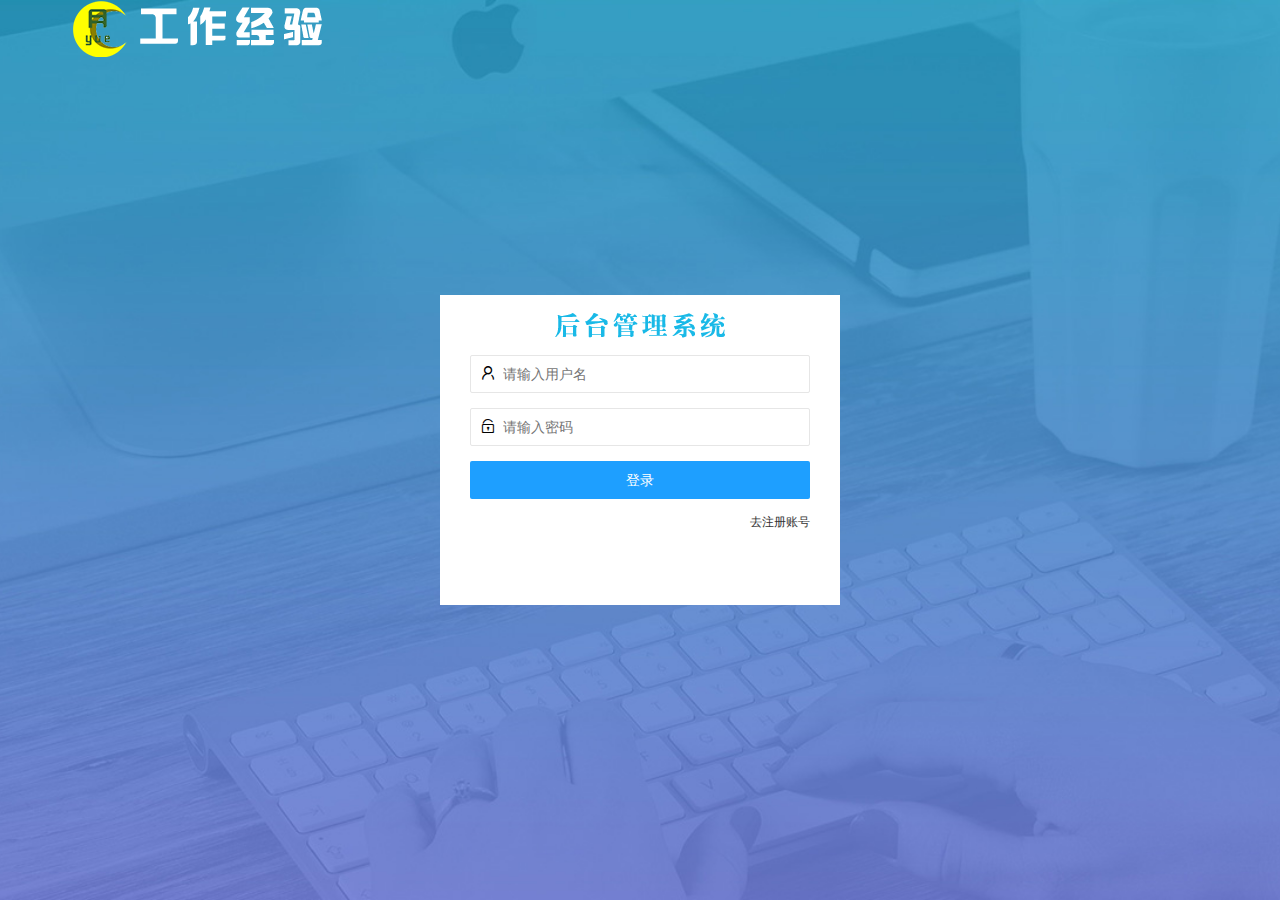
<file: index.html>
<!DOCTYPE html>
<html lang="en">
    <head>
        <meta charset="UTF-8" />
        <meta name="viewport" content="wudth=device-width,initial-scale=1.8" />
        <!-- 引入layui的样式 -->
        <link rel="stylesheet" href="/assets/fonts/iconfont.css">
        <link rel="stylesheet" href="/assets/lib/layui/css/layui.css">
        <link rel="stylesheet" href="/assets/css/index.css">
        <title>后台主页</title>
    </head>
    <body>
        <div class="layui-layout layui-layout-admin">
          <div class="layui-header">
            <div class="layui-logo layui-hide-xs layui-bg-black">
                <img src="/assets/images/login_title.png">
            </div>
            <ul class="layui-nav layui-layout-right">
              <li class="layui-nav-item layui-hide layui-show-md-inline-block">
                <a href="javascript:;" class="userinfo">
                  <img src="//tva1.sinaimg.cn/crop.0.0.118.118.180/5db11ff4gw1e77d3nqrv8j203b03cweg.jpg" class="layui-nav-img">
                  <span class="text-avatar">A</span>
                  个人中心
                </a>
                <dl class="layui-nav-child">
                  <dd><a href="/user/user_info.html" target="rm">个人资料</a></dd>
                  <dd><a href="/user/user_touxiang.html" target="rm">更换头像</a></dd>
                  <dd><a href="/user/user_pwd.html" target="rm">重置密码</a></dd>
                </dl>
              </li>
              <li class="layui-nav-item"><a href="javascript:;" class="tuichu"><span class="iconfont icon-tuichu"></span>退出</a></li>
            </ul>
          </div>
          
          <div class="layui-side layui-bg-black">
            <div class="layui-side-scroll">
            <div class="userinfo">
                <img src="//tva1.sinaimg.cn/crop.0.0.118.118.180/5db11ff4gw1e77d3nqrv8j203b03cweg.jpg" class="layui-nav-img">
                <span class="text-avatar">A</span>
                <span class="welcome">个人中心2</span>
            </div>
                <!-- 左侧导航区域（可配合layui已有的垂直导航） -->
              <ul class="layui-nav layui-nav-tree" lay-filter="test" lay-shrink="all">
                <li class="layui-nav-item layui-this"><a href="/home/dashboard.html" target="rm"><span class="iconfont icon-home"></span>首页</a></li>
                <li class="layui-nav-item">
                  <a class="" href="javascript:;"><span class="iconfont icon-user"></span>文章管理</a>
                  <dl class="layui-nav-child">
                    <dd><a href="/artcle/atr_cate.html" target="rm"><i class="layui-icon layui-icon-list"></i>文章类别</a></dd>
                    <dd><a href="/artcle/art_list.html" target="rm"><i class="layui-icon layui-icon-file"></i>文章列表</a></dd>
                    <dd><a href="/artcle/art_pub.html" target="rm"><i class="layui-icon layui-icon-release"></i>发布文章</a></dd>
                  </dl>
                </li>
                <li class="layui-nav-item">
                  <a href="javascript:;"><span class="iconfont icon-16"></span>个人中心</a>
                  <dl class="layui-nav-child">
                    <dd><a href="/user/user_info.html" target="rm"><i class="layui-icon layui-icon-username"></i>个人资料</a></dd>
                    <dd><a href="/user/user_touxiang.html" target="rm"><i class="layui-icon layui-icon-set"></i>更新头像</a></dd>
                    <dd><a href="/user/user_pwd.html" target="rm"><i class="layui-icon layui-icon-app"></i>重置密码</a></dd>
                  </dl>
                </li>
              </ul>
            </div>
          </div>
          
          <div class="layui-body">
            <!-- 内容主体区域 -->
            <iframe name="rm" src="/home/dashboard.html" frameborder="0"></iframe>
          </div>
          
          <div class="layui-footer">
            <!-- 底部固定区域 -->
          </div>
        </div>
        <script src="/assets/lib/layui/layui.all.js"></script>
        <script src="/assets/lib/jquery.js"></script>
        <script src="/assets/js/index.js"></script>
    </body>
</html>
</file>
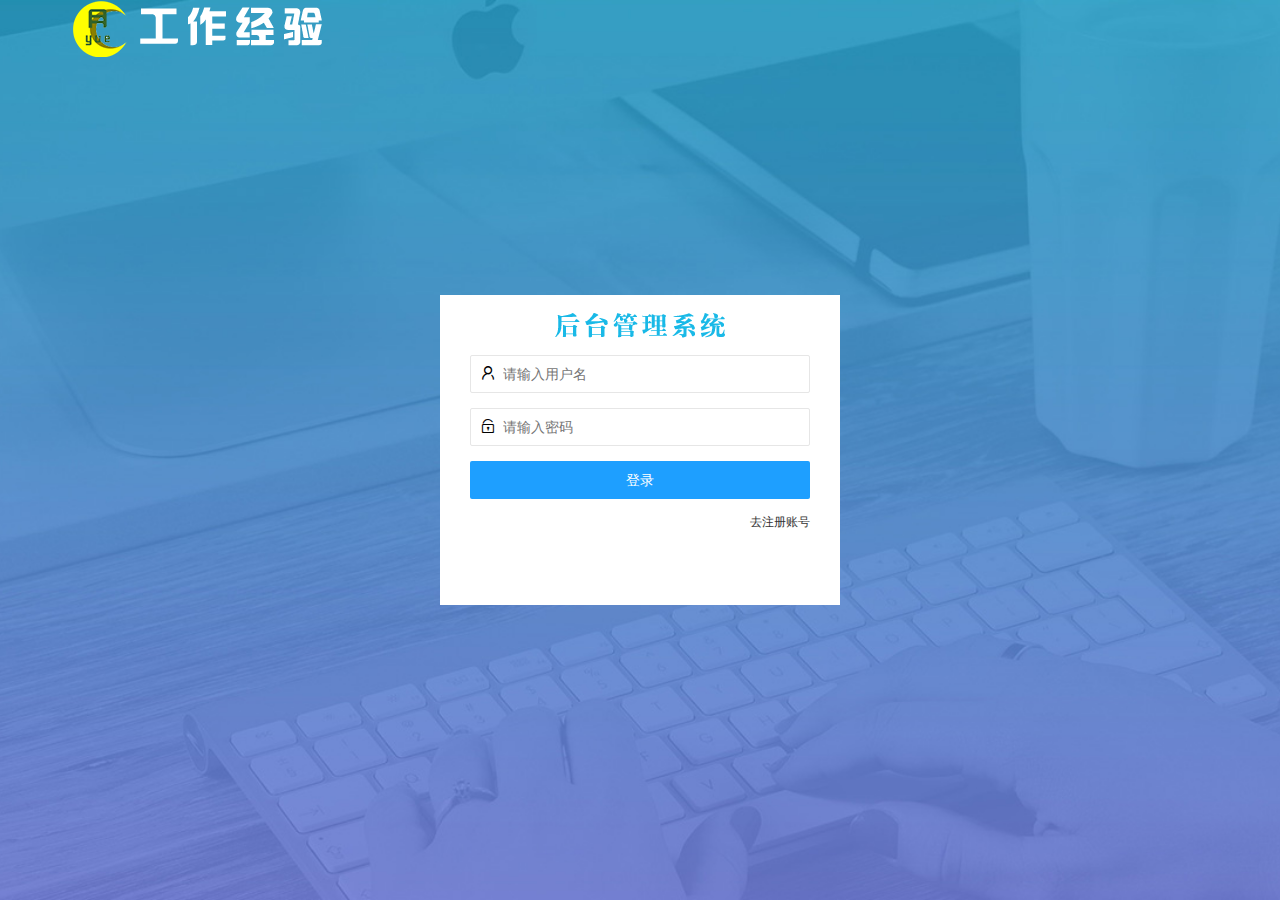
<file: login.html>
<!DOCTYPE html>
<html lang="en">
    <head>
        <meta charset="UTF-8" />
        <meta name="viewport" content="wudth=device-width,initial-scale=1.8" />
        <link rel="stylesheet" href="/assets/css/login.css">
        <!-- 引入layui的样式 -->
        <link rel="stylesheet" href="/assets/lib/layui/css/layui.css">
        <title>黄华月后台登录</title>
    </head>
    <body>
        <!-- logo -->
        <div class="layui-main">
            <img src="/assets/images//logo.png" />
        </div>
        <!-- 登录框 -->
        <div class="loginAndRegBox">
            <div class="title-box"></div>
            <!-- 登录的表单 -->
            <div class="login-box" id="form_login">
                <form class="layui-form">
                    <div class="layui-form-item">
                        <i class="layui-icon layui-icon-username"></i>  
                         <input required lay-verify="required" type="text" name="username" placeholder="请输入用户名" autocomplete="off" class="layui-input">
                    </div>
                    <div class="layui-form-item">
                        <i class="layui-icon layui-icon-password"></i>  
                         <input required lay-verify="required" type="password" name="password" placeholder="请输入密码" autocomplete="off" class="layui-input">
                    </div>
                    <!-- 登录按钮 -->
                    <div class="layui-form-item">
                        <!-- 提交按钮和普通按钮区别是否拥有lay-submit -->
                        <button class="layui-btn layui-btn-fluid layui-btn-normal" lay-submit lay-filter="formDemo" id="denglu">登录</button>
                    </div>
                    <!-- 去注册 -->
                    <div class="layui-form-item links">
                        <a href="javascript:;" id="link_reg">去注册账号</a>
                    </div>
                </form>
            </div>
            <!-- 去登录 -->
            <div class="reg-box">
                <!-- 登录的表单 -->
                <form class="layui-form" id="from_reg">
                    <div class="layui-form-item">
                        <i class="layui-icon layui-icon-username"></i>  
                         <input required lay-verify="required|pwdlist" type="text" name="username" placeholder="请输入用户名" autocomplete="off" class="layui-input">
                    </div>
                    <div class="layui-form-item">
                        <i class="layui-icon layui-icon-password"></i>  
                         <input required lay-verify="required|pwd" type="password" name="password" placeholder="请输入密码" autocomplete="off" class="layui-input">
                    </div>
                    <div class="layui-form-item">
                        <i class="layui-icon layui-icon-password"></i>  
                         <input required lay-verify="required|repwd" type="password" name="repassword" placeholder="再次确认密码" autocomplete="off" class="layui-input">
                    </div>
                    <!-- 注册按钮 -->
                    <div class="layui-form-item">
                        <!-- 提交按钮和普通按钮区别是否拥有lay-submit -->
                        <button class="layui-btn layui-btn-fluid layui-btn-normal" lay-submit lay-filter="formDemo" id="zhuce">注册</button>
                    </div>
                    <div class="layui-form-item links">
                        <a href="javascript:;" id="link_login">去登录</a>
                    </div>
                </form>
            </div>
        </div>
        <script src="/assets/lib/layui/layui.all.js"></script>
        <script src="/assets/lib/jquery.js"></script>
        <script src="assets/js/baseAPI.js"></script>
        <script src="/assets/js/login.js"></script>
    </body>
</html>
</file>
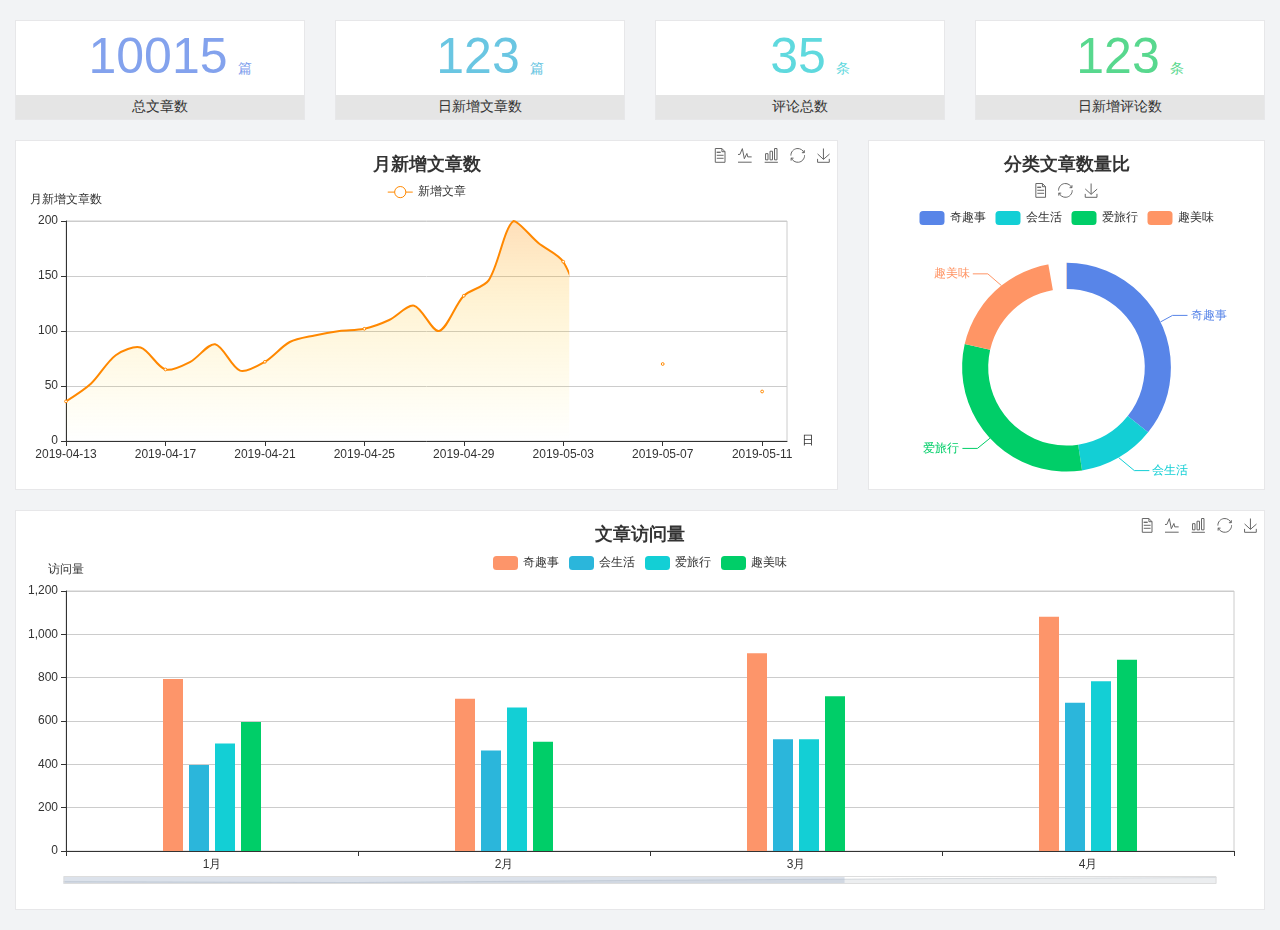
<file: home/dashboard.html>
<!DOCTYPE html>
<html lang="en">

<head>
  <meta charset="UTF-8">
  <meta name="viewport" content="width=device-width, initial-scale=1.0">
  <meta http-equiv="X-UA-Compatible" content="ie=edge">
  <title>图表统计</title>
  <link rel="stylesheet" href="../../assets/lib/bootstrap.css" />
  <link rel="stylesheet" href="../../assets/lib/main.css" />
  <script src="../../assets/lib/jquery.js"></script>
  <script type="text/javascript" src="../../assets/lib/echarts.min.js"></script>
</head>

<body>
  <div class="container-fluid">
    <div class="row spannel_list">
      <div class="col-sm-3 col-xs-6">
        <div class="spannel">
          <em>10015</em><span>篇</span>
          <b>总文章数</b>
        </div>
      </div>
      <div class="col-sm-3 col-xs-6">
        <div class="spannel scolor01">
          <em>123</em><span>篇</span>
          <b>日新增文章数</b>
        </div>
      </div>
      <div class="col-sm-3 col-xs-6">
        <div class="spannel scolor02">
          <em>35</em><span>条</span>
          <b>评论总数</b>
        </div>
      </div>
      <div class="col-sm-3 col-xs-6">
        <div class="spannel scolor03">
          <em>123</em><span>条</span>
          <b>日新增评论数</b>
        </div>
      </div>
    </div>
  </div>

  <div class="container-fluid">
    <div class="row curve-pie">
      <div class="col-lg-8 col-md-8">
        <div class="gragh_pannel" id="curve_show"></div>
      </div>
      <div class="col-lg-4 col-md-4">
        <div class="gragh_pannel" id="pie_show"></div>
      </div>
    </div>
  </div>

  <div class="container-fluid">
    <div class="column_pannel" id="column_show"></div>
  </div>

  <script>
    var oChart = echarts.init(document.getElementById('curve_show'));
    var aList_all = [
      { 'count': 36, 'date': '2019-04-13' },
      { 'count': 52, 'date': '2019-04-14' },
      { 'count': 78, 'date': '2019-04-15' },
      { 'count': 85, 'date': '2019-04-16' },
      { 'count': 65, 'date': '2019-04-17' },
      { 'count': 72, 'date': '2019-04-18' },
      { 'count': 88, 'date': '2019-04-19' },
      { 'count': 64, 'date': '2019-04-20' },
      { 'count': 72, 'date': '2019-04-21' },
      { 'count': 90, 'date': '2019-04-22' },
      { 'count': 96, 'date': '2019-04-23' },
      { 'count': 100, 'date': '2019-04-24' },
      { 'count': 102, 'date': '2019-04-25' },
      { 'count': 110, 'date': '2019-04-26' },
      { 'count': 123, 'date': '2019-04-27' },
      { 'count': 100, 'date': '2019-04-28' },
      { 'count': 132, 'date': '2019-04-29' },
      { 'count': 146, 'date': '2019-04-30' },
      { 'count': 200, 'date': '2019-05-01' },
      { 'count': 180, 'date': '2019-05-02' },
      { 'count': 163, 'date': '2019-05-03' },
      { 'count': 110, 'date': '2019-05-04' },
      { 'count': 80, 'date': '2019-05-05' },
      { 'count': 82, 'date': '2019-05-06' },
      { 'count': 70, 'date': '2019-05-07' },
      { 'count': 65, 'date': '2019-05-08' },
      { 'count': 54, 'date': '2019-05-09' },
      { 'count': 40, 'date': '2019-05-10' },
      { 'count': 45, 'date': '2019-05-11' },
      { 'count': 38, 'date': '2019-05-12' },
    ];

    let aCount = [];
    let aDate = [];

    for (var i = 0; i < aList_all.length; i++) {
      aCount.push(aList_all[i].count);
      aDate.push(aList_all[i].date);
    }

    var chartopt = {
      title: {
        text: '月新增文章数',
        left: 'center',
        top: '10'
      },
      tooltip: {
        trigger: 'axis'
      },
      legend: {
        data: ['新增文章'],
        top: '40'
      },
      toolbox: {
        show: true,
        feature: {
          mark: { show: true },
          dataView: { show: true, readOnly: false },
          magicType: { show: true, type: ['line', 'bar'] },
          restore: { show: true },
          saveAsImage: { show: true }
        }
      },
      calculable: true,
      xAxis: [
        {
          name: '日',
          type: 'category',
          boundaryGap: false,
          data: aDate
        }
      ],
      yAxis: [
        {
          name: '月新增文章数',
          type: 'value'
        }
      ],
      series: [
        {
          name: '新增文章',
          type: 'line',
          smooth: true,
          itemStyle: { normal: { areaStyle: { type: 'default' }, color: '#f80' }, lineStyle: { color: '#f80' } },
          data: aCount
        }],
      areaStyle: {
        normal: {
          color: new echarts.graphic.LinearGradient(0, 0, 0, 1, [{
            offset: 0,
            color: 'rgba(255,136,0,0.39)'
          }, {
            offset: .34,
            color: 'rgba(255,180,0,0.25)'
          }, {
            offset: 1,
            color: 'rgba(255,222,0,0.00)'
          }])

        }
      },
      grid: {
        show: true,
        x: 50,
        x2: 50,
        y: 80,
        height: 220
      }
    };

    oChart.setOption(chartopt);


    var oPie = echarts.init(document.getElementById('pie_show'));
    var oPieopt =
    {
      title: {
        top: 10,
        text: '分类文章数量比',
        x: 'center'
      },
      tooltip: {
        trigger: 'item',
        formatter: "{a} <br/>{b} : {c} ({d}%)"
      },
      color: ['#5885e8', '#13cfd5', '#00ce68', '#ff9565'],
      legend: {
        x: 'center',
        top: 65,
        data: ['奇趣事', '会生活', '爱旅行', '趣美味']
      },
      toolbox: {
        show: true,
        x: 'center',
        top: 35,
        feature: {
          mark: { show: true },
          dataView: { show: true, readOnly: false },
          magicType: {
            show: true,
            type: ['pie', 'funnel'],
            option: {
              funnel: {
                x: '25%',
                width: '50%',
                funnelAlign: 'left',
                max: 1548
              }
            }
          },
          restore: { show: true },
          saveAsImage: { show: true }
        }
      },
      calculable: true,
      series: [
        {
          name: '访问来源',
          type: 'pie',
          radius: ['45%', '60%'],
          center: ['50%', '65%'],
          data: [
            { value: 300, name: '奇趣事' },
            { value: 100, name: '会生活' },
            { value: 260, name: '爱旅行' },
            { value: 180, name: '趣美味' }
          ]
        }
      ]
    };
    oPie.setOption(oPieopt);



    var oColumn = this.echarts.init(document.getElementById('column_show'));
    var oColumnopt =
    {
      title: {
        text: '文章访问量',
        left: 'center',
        top: '10'
      },
      tooltip: {
        trigger: 'axis'
      },
      legend: {
        data: ['奇趣事', '会生活', '爱旅行', '趣美味'],
        top: '40'
      },
      toolbox: {
        show: true,
        feature: {
          mark: { show: true },
          dataView: { show: true, readOnly: false },
          magicType: { show: true, type: ['line', 'bar'] },
          restore: { show: true },
          saveAsImage: { show: true }
        }
      },
      calculable: true,
      xAxis: [
        {
          type: 'category',
          data: ['1月', '2月', '3月', '4月', '5月']
        }
      ],
      yAxis: [
        {
          name: '访问量',
          type: 'value'
        }
      ],
      series: [
        {
          name: '奇趣事',
          type: 'bar',
          barWidth: 20,
          itemStyle: {
            normal: { areaStyle: { type: 'default' }, color: '#fd956a' }
          },
          data: [800, 708, 920, 1090, 1200]
        },
        {
          name: '会生活',
          type: 'bar',
          barWidth: 20,
          itemStyle: {
            normal: { areaStyle: { type: 'default' }, color: '#2bb6db' }
          },
          data: [400, 468, 520, 690, 800]
        },
        {
          name: '爱旅行',
          type: 'bar',
          barWidth: 20,
          itemStyle: {
            normal: { areaStyle: { type: 'default' }, color: '#13cfd5' }
          },
          data: [500, 668, 520, 790, 900]
        },
        {
          name: '趣美味',
          type: 'bar',
          barWidth: 20,
          itemStyle: {
            normal: { areaStyle: { type: 'default' }, color: '#00ce68' }
          },
          data: [600, 508, 720, 890, 1000]
        }
      ],
      grid: {
        show: true,
        x: 50,
        x2: 30,
        y: 80,
        height: 260
      },
      dataZoom: [//给x轴设置滚动条
        {
          start: 0,//默认为0
          end: 100 - 1000 / 31,//默认为100
          type: 'slider',
          show: true,
          xAxisIndex: [0],
          handleSize: 0,//滑动条的 左右2个滑动条的大小
          height: 8,//组件高度
          left: 45, //左边的距离
          right: 50,//右边的距离
          bottom: 26,//右边的距离
          handleColor: '#ddd',//h滑动图标的颜色
          handleStyle: {
            borderColor: "#cacaca",
            borderWidth: "1",
            shadowBlur: 2,
            background: "#ddd",
            shadowColor: "#ddd",
          }
        }]
    };
    oColumn.setOption(oColumnopt);
  </script>
</body>

</html>
</file>
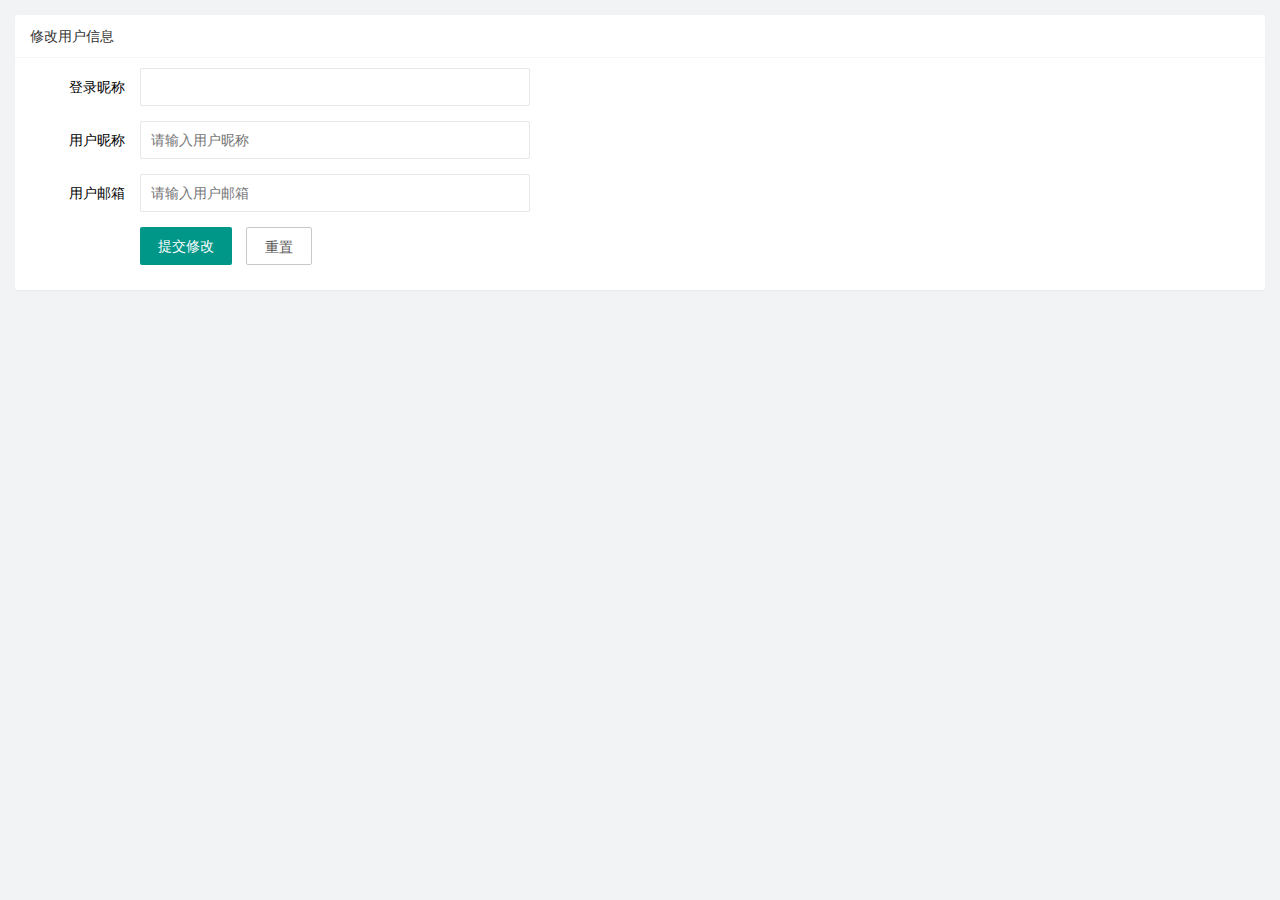
<file: user/user_info.html>
<!DOCTYPE html>
<html lang="en">
    <head>
        <meta charset="UTF-8" />
        <meta name="viewport" content="wudth=device-width,initial-scale=1.8" />
        <link rel="stylesheet" href="/assets/lib/layui/css/layui.css">
        <link rel="stylesheet" href="/assets/css/user/user_info.css">
        <title>个人资料</title>
    </head>
    <body>
        <!-- 卡片样式 -->
        <div class="layui-card">
            <div class="layui-card-header">修改用户信息</div>
            <div class="layui-card-body">
                <form class="layui-form" lay-filter="userInfos">
                    <div class="layui-form-item">
                      <label class="layui-form-label">登录昵称</label>
                      <div class="layui-input-block">
                        <input readonly type="text" name="username" autocomplete="off" class="layui-input">
                      </div>
                    </div>
                    <div class="layui-form-item">
                        <label class="layui-form-label">用户昵称</label>
                        <div class="layui-input-block">
                          <input type="text" name="nickname" required  lay-verify="required|nickname" placeholder="请输入用户昵称" autocomplete="off" class="layui-input">
                        </div>
                      </div>
                      <div class="layui-form-item">
                        <label class="layui-form-label">用户邮箱</label>
                        <div class="layui-input-block">
                          <input type="text" name="email" required  lay-verify="required|email" placeholder="请输入用户邮箱" autocomplete="off" class="layui-input">
                        </div>
                      </div>
                      <div class="layui-form-item">
                        <div class="layui-input-block">
                          <button class="layui-btn" lay-submit lay-filter="formDemo" id="tijiao">提交修改</button>
                          <button type="reset" class="layui-btn layui-btn-primary" id="chongzhi">重置</button>
                        </div>
                      </div>
                </form>
            </div>
        </div>
        <script src="/assets/lib/layui/layui.all.js"></script>
        <script src="/assets/lib/jquery.js"></script>
        <script src="/assets/js/user/user_info.js"></script>
    </body>
</html>
</file>
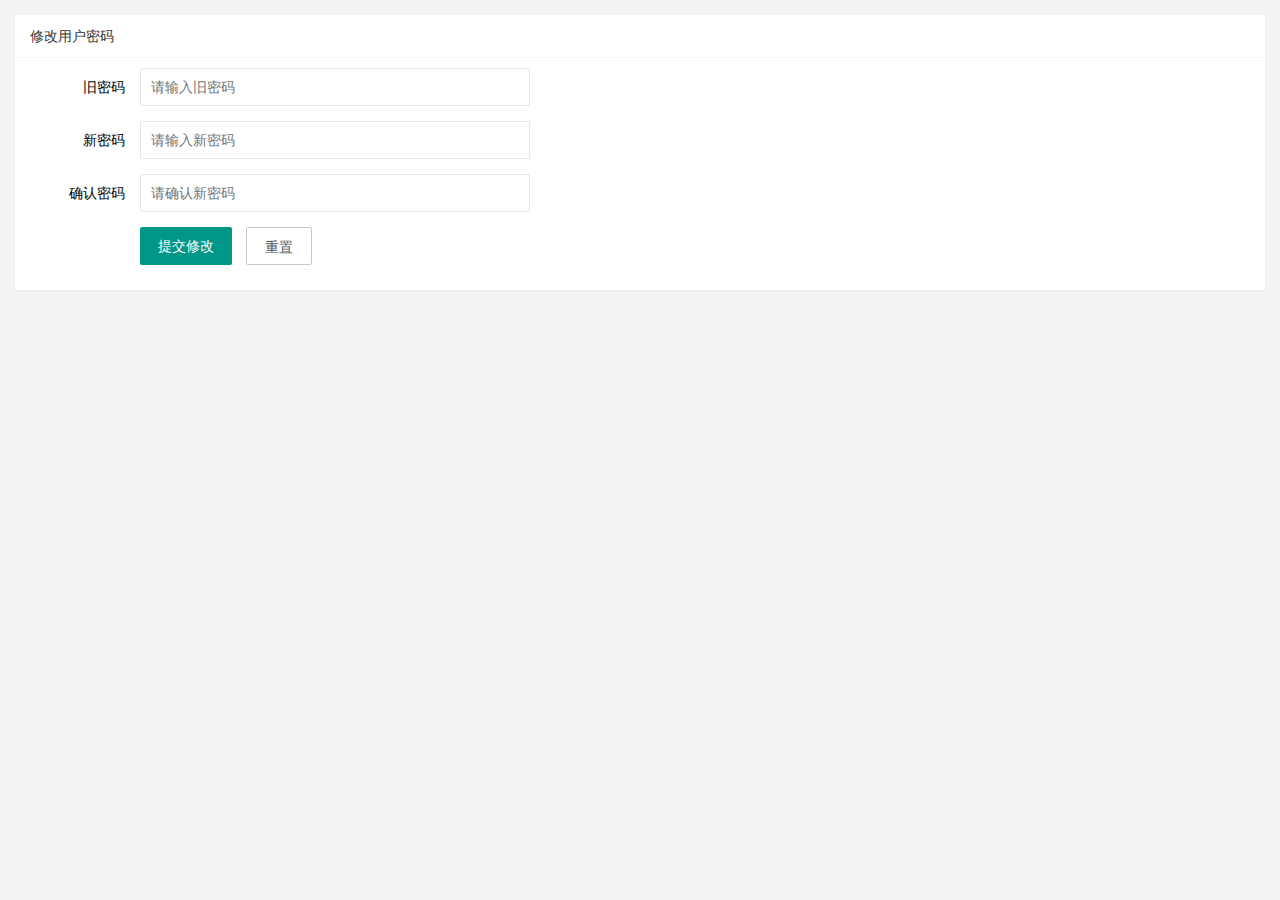
<file: user/user_por.html>
<!DOCTYPE html>
<html lang="en">
    <head>
        <meta charset="UTF-8" />
        <meta name="viewport" content="wudth=device-width,initial-scale=1.8" />
        <link rel="stylesheet" href="/assets/lib/layui/css/layui.css">
        <link rel="stylesheet" href="/assets/css/user/user_info.css">
        <title>个人资料</title>
    </head>
    <body>
        <!-- 卡片样式 -->
        <div class="layui-card">
            <div class="layui-card-header">修改用户密码</div>
            <div class="layui-card-body">
                <form class="layui-form" lay-filter="userInfos">
                    <div class="layui-form-item">
                      <label class="layui-form-label">旧密码</label>
                      <div class="layui-input-block">
                        <input type="password" name="username" autocomplete="off" lay-verify="required|username" placeholder="请输入旧密码" class="layui-input">
                      </div>
                    </div>
                    <div class="layui-form-item">
                        <label class="layui-form-label">新密码</label>
                        <div class="layui-input-block">
                          <input type="password" name="nickname" required  lay-verify="required|nickname" placeholder="请输入新密码" autocomplete="off" class="layui-input">
                        </div>
                      </div>
                      <div class="layui-form-item">
                        <label class="layui-form-label">确认密码</label>
                        <div class="layui-input-block">
                          <input type="password" name="repassword" required  lay-verify="required|password" placeholder="请确认新密码" autocomplete="off" class="layui-input">
                        </div>
                      </div>
                      <div class="layui-form-item">
                        <div class="layui-input-block">
                          <button class="layui-btn" lay-submit lay-filter="formDemo" id="tijiaos">提交修改</button>
                          <button type="reset" class="layui-btn layui-btn-primary">重置</button>
                        </div>
                      </div>
                </form>
            </div>
        </div>
        <script src="/assets/lib/layui/layui.all.js"></script>
        <script src="/assets/lib/jquery.js"></script>
        <script src="/assets/js/user/user_pwd.js"></script>
    </body>
</html>
</file>
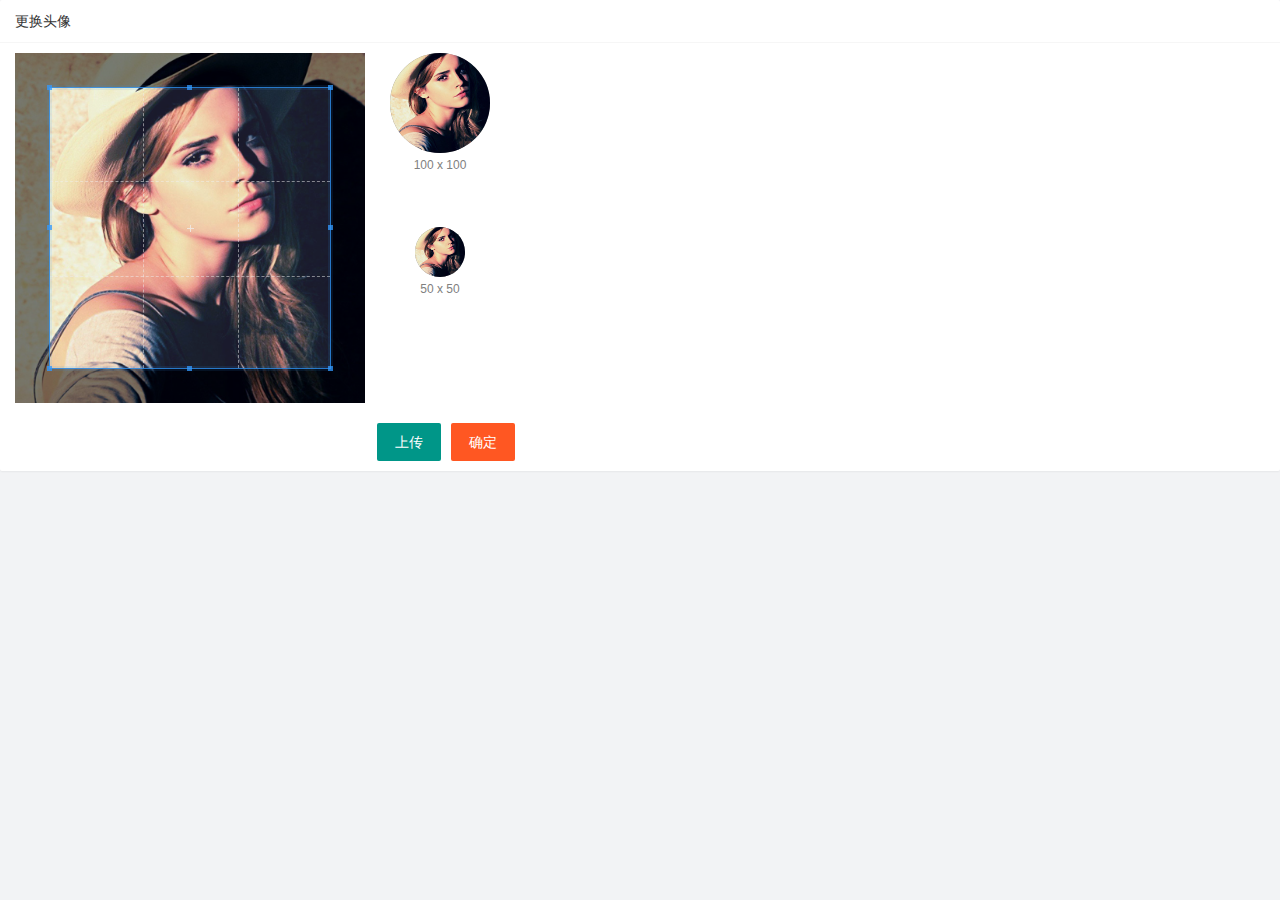
<file: user/user_touxiang.html>
<!DOCTYPE html>
<html lang="en">
    <head>
        <meta charset="UTF-8" />
        <meta name="viewport" content="wudth=device-width,initial-scale=1.8" />
        <link rel="stylesheet" href="/assets/css/user/user_touxiang.css">
        <link rel="stylesheet" href="/assets/lib/cropper/cropper.css">
        <link rel="stylesheet" href="/assets/lib/layui/css/layui.css">
        <title>上传头像</title>
    </head>
    <body>
        <!-- 卡片区域 -->
    <div class="layui-card">
        <div class="layui-card-header">更换头像</div>
        <div class="layui-card-body">
          <!-- 第一行的图片裁剪和预览区域 -->
          <div class="row1">
            <!-- 图片裁剪区域 -->
            <div class="cropper-box">
              <!-- 这个 img 标签很重要，将来会把它初始化为裁剪区域 -->
              <img id="image" src="/assets/images/sample.jpg" />
            </div>
            <!-- 图片的预览区域 -->
            <div class="preview-box">
              <div>
                <!-- 宽高为 100px 的预览区域 -->
                <div class="img-preview w100"></div>
                <p class="size">100 x 100</p>
              </div>
              <div>
                <!-- 宽高为 50px 的预览区域 -->
                <div class="img-preview w50"></div>
                <p class="size">50 x 50</p>
              </div>
            </div>
          </div>
  
          <!-- 第二行的按钮区域 -->
          <div class="row2">
            <!-- 文件选择框 accept是文件选择类型 -->
            <input type="file" id="file" accept="image/png,image/jpg,image/jpeg">
            <button type="button" class="layui-btn" id="shangchuang">上传</button>
            <button type="button" class="layui-btn layui-btn-danger" id="queding">确定</button>
          </div>
        </div>
      </div>
        <script src="/assets/lib/layui/layui.all.js"></script>
        <script src="/assets/lib/jquery.js"></script>
        <script src="/assets/lib/cropper/Cropper.js"></script>
        <script src="/assets/lib/cropper/jquery-cropper.js"></script>
        <script src="/assets/js/baseAPI.js"></script>
        <script src="/assets/js/user/user_touxiang.js"></script>
    </body>
</html>
</file>
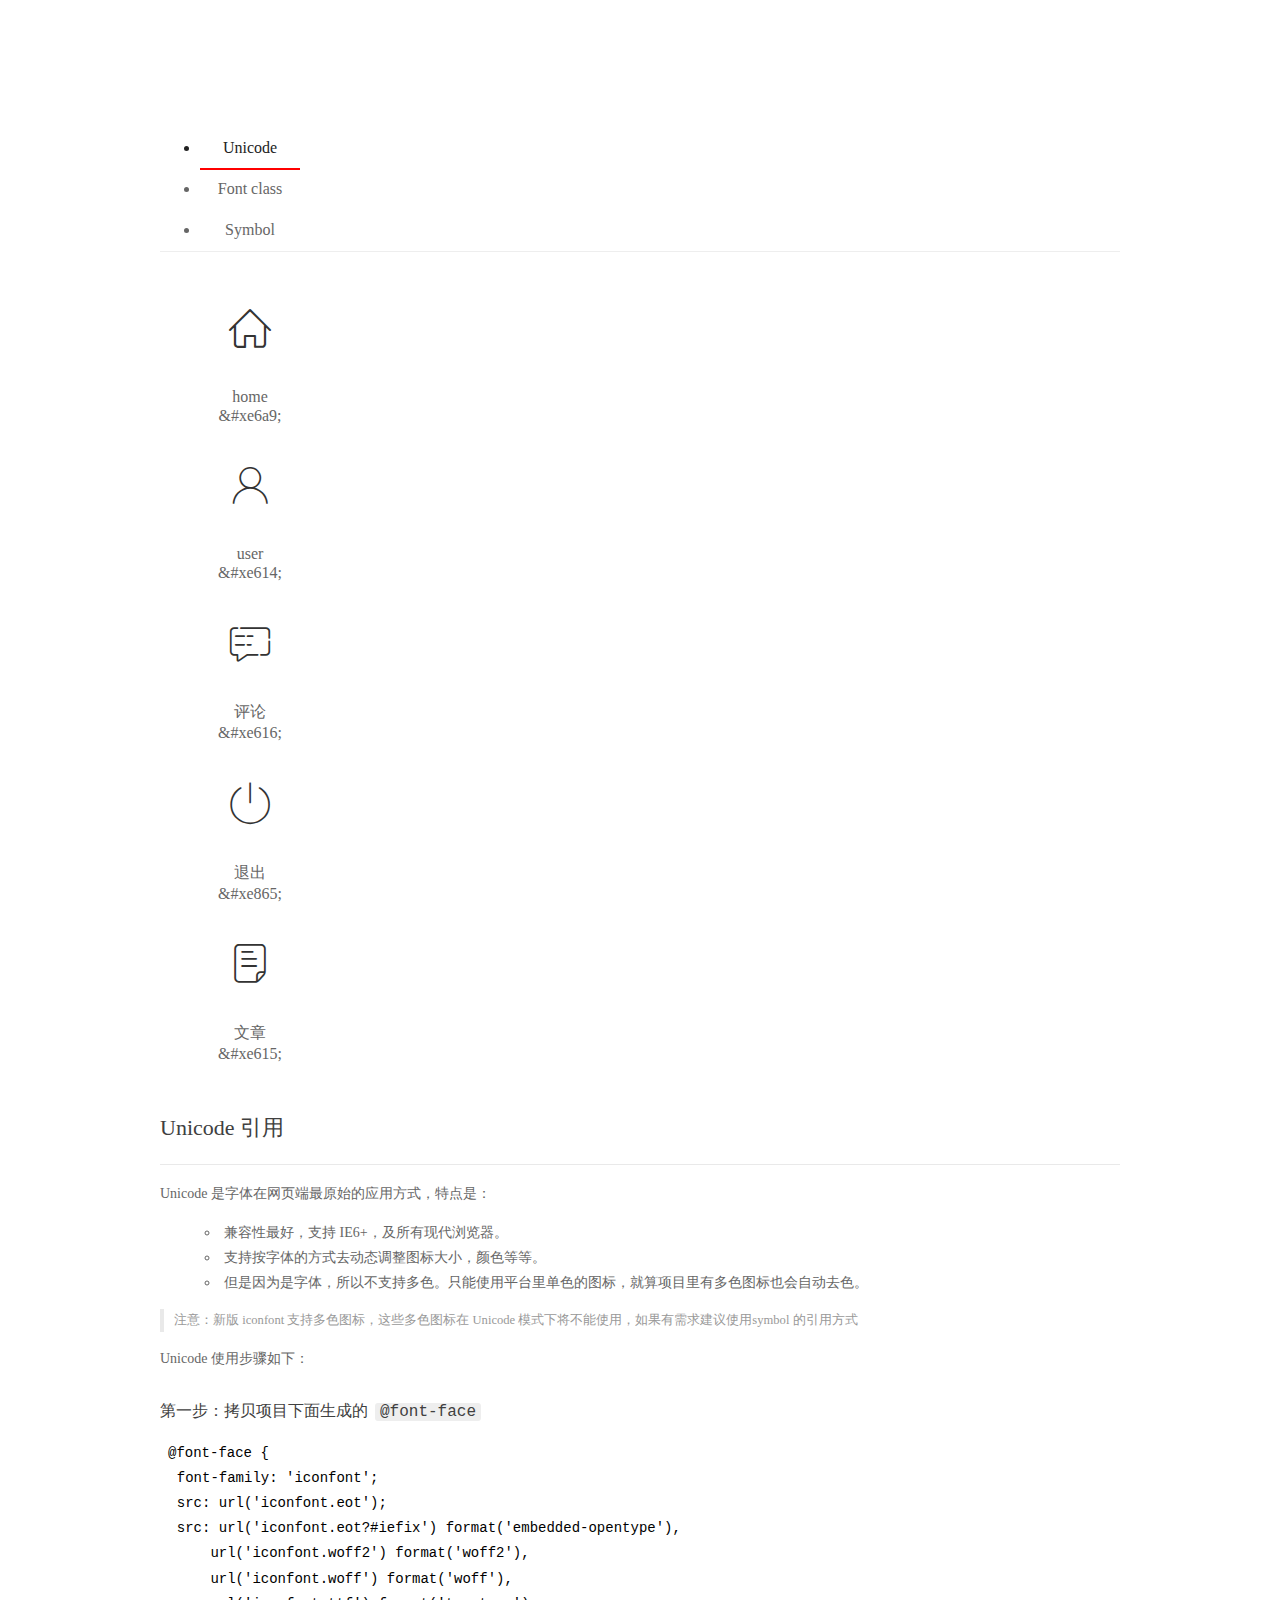
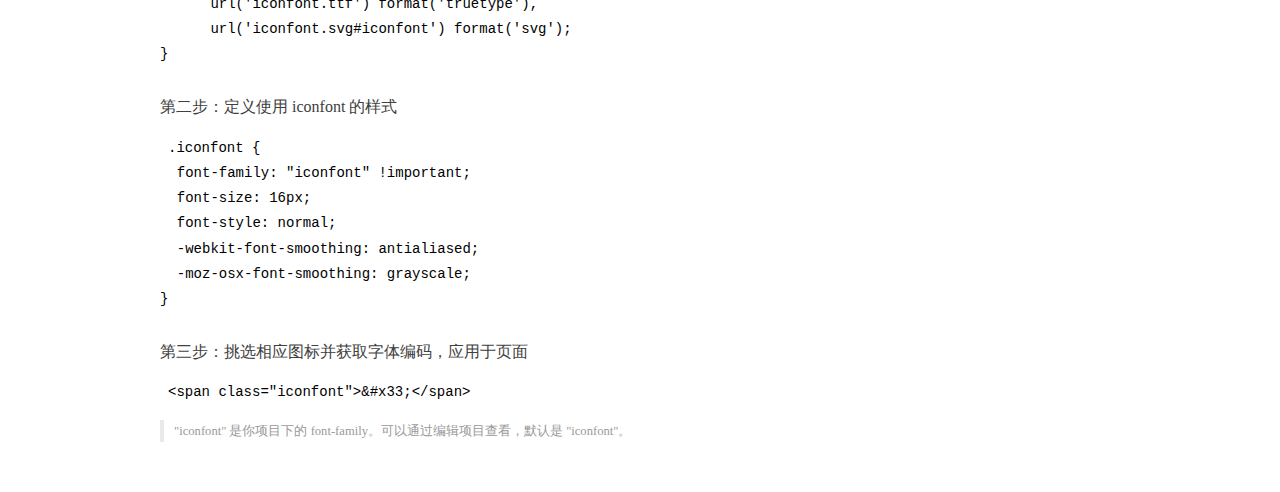
<file: assets/fonts/demo_index.html>
<!DOCTYPE html>
<html>
<head>
  <meta charset="utf-8"/>
  <title>IconFont Demo</title>
  <link rel="shortcut icon" href="https://gtms04.alicdn.com/tps/i4/TB1_oz6GVXXXXaFXpXXJDFnIXXX-64-64.ico" type="image/x-icon"/>
  <link rel="stylesheet" href="https://g.alicdn.com/thx/cube/1.3.2/cube.min.css">
  <link rel="stylesheet" href="demo.css">
  <link rel="stylesheet" href="iconfont.css">
  <script src="iconfont.js"></script>
  <!-- jQuery -->
  <script src="https://a1.alicdn.com/oss/uploads/2018/12/26/7bfddb60-08e8-11e9-9b04-53e73bb6408b.js"></script>
  <!-- 代码高亮 -->
  <script src="https://a1.alicdn.com/oss/uploads/2018/12/26/a3f714d0-08e6-11e9-8a15-ebf944d7534c.js"></script>
</head>
<body>
  <div class="main">
    <h1 class="logo"><a href="https://www.iconfont.cn/" title="iconfont 首页" target="_blank">&#xe86b;</a></h1>
    <div class="nav-tabs">
      <ul id="tabs" class="dib-box">
        <li class="dib active"><span>Unicode</span></li>
        <li class="dib"><span>Font class</span></li>
        <li class="dib"><span>Symbol</span></li>
      </ul>
      
    </div>
    <div class="tab-container">
      <div class="content unicode" style="display: block;">
          <ul class="icon_lists dib-box">
          
            <li class="dib">
              <span class="icon iconfont">&#xe6a9;</span>
                <div class="name">home</div>
                <div class="code-name">&amp;#xe6a9;</div>
              </li>
          
            <li class="dib">
              <span class="icon iconfont">&#xe614;</span>
                <div class="name">user</div>
                <div class="code-name">&amp;#xe614;</div>
              </li>
          
            <li class="dib">
              <span class="icon iconfont">&#xe616;</span>
                <div class="name">评论</div>
                <div class="code-name">&amp;#xe616;</div>
              </li>
          
            <li class="dib">
              <span class="icon iconfont">&#xe865;</span>
                <div class="name">退出</div>
                <div class="code-name">&amp;#xe865;</div>
              </li>
          
            <li class="dib">
              <span class="icon iconfont">&#xe615;</span>
                <div class="name">文章</div>
                <div class="code-name">&amp;#xe615;</div>
              </li>
          
          </ul>
          <div class="article markdown">
          <h2 id="unicode-">Unicode 引用</h2>
          <hr>

          <p>Unicode 是字体在网页端最原始的应用方式，特点是：</p>
          <ul>
            <li>兼容性最好，支持 IE6+，及所有现代浏览器。</li>
            <li>支持按字体的方式去动态调整图标大小，颜色等等。</li>
            <li>但是因为是字体，所以不支持多色。只能使用平台里单色的图标，就算项目里有多色图标也会自动去色。</li>
          </ul>
          <blockquote>
            <p>注意：新版 iconfont 支持多色图标，这些多色图标在 Unicode 模式下将不能使用，如果有需求建议使用symbol 的引用方式</p>
          </blockquote>
          <p>Unicode 使用步骤如下：</p>
          <h3 id="-font-face">第一步：拷贝项目下面生成的 <code>@font-face</code></h3>
<pre><code class="language-css"
>@font-face {
  font-family: 'iconfont';
  src: url('iconfont.eot');
  src: url('iconfont.eot?#iefix') format('embedded-opentype'),
      url('iconfont.woff2') format('woff2'),
      url('iconfont.woff') format('woff'),
      url('iconfont.ttf') format('truetype'),
      url('iconfont.svg#iconfont') format('svg');
}
</code></pre>
          <h3 id="-iconfont-">第二步：定义使用 iconfont 的样式</h3>
<pre><code class="language-css"
>.iconfont {
  font-family: "iconfont" !important;
  font-size: 16px;
  font-style: normal;
  -webkit-font-smoothing: antialiased;
  -moz-osx-font-smoothing: grayscale;
}
</code></pre>
          <h3 id="-">第三步：挑选相应图标并获取字体编码，应用于页面</h3>
<pre>
<code class="language-html"
>&lt;span class="iconfont"&gt;&amp;#x33;&lt;/span&gt;
</code></pre>
          <blockquote>
            <p>"iconfont" 是你项目下的 font-family。可以通过编辑项目查看，默认是 "iconfont"。</p>
          </blockquote>
          </div>
      </div>
      <div class="content font-class">
        <ul class="icon_lists dib-box">
          
          <li class="dib">
            <span class="icon iconfont icon-home"></span>
            <div class="name">
              home
            </div>
            <div class="code-name">.icon-home
            </div>
          </li>
          
          <li class="dib">
            <span class="icon iconfont icon-user"></span>
            <div class="name">
              user
            </div>
            <div class="code-name">.icon-user
            </div>
          </li>
          
          <li class="dib">
            <span class="icon iconfont icon-pinglun"></span>
            <div class="name">
              评论
            </div>
            <div class="code-name">.icon-pinglun
            </div>
          </li>
          
          <li class="dib">
            <span class="icon iconfont icon-tuichu"></span>
            <div class="name">
              退出
            </div>
            <div class="code-name">.icon-tuichu
            </div>
          </li>
          
          <li class="dib">
            <span class="icon iconfont icon-16"></span>
            <div class="name">
              文章
            </div>
            <div class="code-name">.icon-16
            </div>
          </li>
          
        </ul>
        <div class="article markdown">
        <h2 id="font-class-">font-class 引用</h2>
        <hr>

        <p>font-class 是 Unicode 使用方式的一种变种，主要是解决 Unicode 书写不直观，语意不明确的问题。</p>
        <p>与 Unicode 使用方式相比，具有如下特点：</p>
        <ul>
          <li>兼容性良好，支持 IE8+，及所有现代浏览器。</li>
          <li>相比于 Unicode 语意明确，书写更直观。可以很容易分辨这个 icon 是什么。</li>
          <li>因为使用 class 来定义图标，所以当要替换图标时，只需要修改 class 里面的 Unicode 引用。</li>
          <li>不过因为本质上还是使用的字体，所以多色图标还是不支持的。</li>
        </ul>
        <p>使用步骤如下：</p>
        <h3 id="-fontclass-">第一步：引入项目下面生成的 fontclass 代码：</h3>
<pre><code class="language-html">&lt;link rel="stylesheet" href="./iconfont.css"&gt;
</code></pre>
        <h3 id="-">第二步：挑选相应图标并获取类名，应用于页面：</h3>
<pre><code class="language-html">&lt;span class="iconfont icon-xxx"&gt;&lt;/span&gt;
</code></pre>
        <blockquote>
          <p>"
            iconfont" 是你项目下的 font-family。可以通过编辑项目查看，默认是 "iconfont"。</p>
        </blockquote>
      </div>
      </div>
      <div class="content symbol">
          <ul class="icon_lists dib-box">
          
            <li class="dib">
                <svg class="icon svg-icon" aria-hidden="true">
                  <use xlink:href="#icon-home"></use>
                </svg>
                <div class="name">home</div>
                <div class="code-name">#icon-home</div>
            </li>
          
            <li class="dib">
                <svg class="icon svg-icon" aria-hidden="true">
                  <use xlink:href="#icon-user"></use>
                </svg>
                <div class="name">user</div>
                <div class="code-name">#icon-user</div>
            </li>
          
            <li class="dib">
                <svg class="icon svg-icon" aria-hidden="true">
                  <use xlink:href="#icon-pinglun"></use>
                </svg>
                <div class="name">评论</div>
                <div class="code-name">#icon-pinglun</div>
            </li>
          
            <li class="dib">
                <svg class="icon svg-icon" aria-hidden="true">
                  <use xlink:href="#icon-tuichu"></use>
                </svg>
                <div class="name">退出</div>
                <div class="code-name">#icon-tuichu</div>
            </li>
          
            <li class="dib">
                <svg class="icon svg-icon" aria-hidden="true">
                  <use xlink:href="#icon-16"></use>
                </svg>
                <div class="name">文章</div>
                <div class="code-name">#icon-16</div>
            </li>
          
          </ul>
          <div class="article markdown">
          <h2 id="symbol-">Symbol 引用</h2>
          <hr>

          <p>这是一种全新的使用方式，应该说这才是未来的主流，也是平台目前推荐的用法。相关介绍可以参考这篇<a href="">文章</a>
            这种用法其实是做了一个 SVG 的集合，与另外两种相比具有如下特点：</p>
          <ul>
            <li>支持多色图标了，不再受单色限制。</li>
            <li>通过一些技巧，支持像字体那样，通过 <code>font-size</code>, <code>color</code> 来调整样式。</li>
            <li>兼容性较差，支持 IE9+，及现代浏览器。</li>
            <li>浏览器渲染 SVG 的性能一般，还不如 png。</li>
          </ul>
          <p>使用步骤如下：</p>
          <h3 id="-symbol-">第一步：引入项目下面生成的 symbol 代码：</h3>
<pre><code class="language-html">&lt;script src="./iconfont.js"&gt;&lt;/script&gt;
</code></pre>
          <h3 id="-css-">第二步：加入通用 CSS 代码（引入一次就行）：</h3>
<pre><code class="language-html">&lt;style&gt;
.icon {
  width: 1em;
  height: 1em;
  vertical-align: -0.15em;
  fill: currentColor;
  overflow: hidden;
}
&lt;/style&gt;
</code></pre>
          <h3 id="-">第三步：挑选相应图标并获取类名，应用于页面：</h3>
<pre><code class="language-html">&lt;svg class="icon" aria-hidden="true"&gt;
  &lt;use xlink:href="#icon-xxx"&gt;&lt;/use&gt;
&lt;/svg&gt;
</code></pre>
          </div>
      </div>

    </div>
  </div>
  <script>
  $(document).ready(function () {
      $('.tab-container .content:first').show()

      $('#tabs li').click(function (e) {
        var tabContent = $('.tab-container .content')
        var index = $(this).index()

        if ($(this).hasClass('active')) {
          return
        } else {
          $('#tabs li').removeClass('active')
          $(this).addClass('active')

          tabContent.hide().eq(index).fadeIn()
        }
      })
    })
  </script>
</body>
</html>
</file>
<file: assets/fonts/iconfont.css>
@font-face {font-family: "iconfont";
  src: url('iconfont.eot?t=1576139966484'); /* IE9 */
  src: url('iconfont.eot?t=1576139966484#iefix') format('embedded-opentype'), /* IE6-IE8 */
  url('[data-uri]') format('woff2'),
  url('iconfont.woff?t=1576139966484') format('woff'),
  url('iconfont.ttf?t=1576139966484') format('truetype'), /* chrome, firefox, opera, Safari, Android, iOS 4.2+ */
  url('iconfont.svg?t=1576139966484#iconfont') format('svg'); /* iOS 4.1- */
}

.iconfont {
  font-family: "iconfont" !important;
  font-size: 16px;
  font-style: normal;
  -webkit-font-smoothing: antialiased;
  -moz-osx-font-smoothing: grayscale;
}

.icon-home:before {
  content: "\e6a9";
}

.icon-user:before {
  content: "\e614";
}

.icon-pinglun:before {
  content: "\e616";
}

.icon-tuichu:before {
  content: "\e865";
}

.icon-16:before {
  content: "\e615";
}
</file>
<file: assets/lib/layui/css/layui.css>
/** layui-v2.5.5 MIT License By https://www.layui.com */
 .layui-inline,img{display:inline-block;vertical-align:middle}h1,h2,h3,h4,h5,h6{font-weight:400}.layui-edge,.layui-header,.layui-inline,.layui-main{position:relative}.layui-body,.layui-edge,.layui-elip{overflow:hidden}.layui-btn,.layui-edge,.layui-inline,img{vertical-align:middle}.layui-btn,.layui-disabled,.layui-icon,.layui-unselect{-moz-user-select:none;-webkit-user-select:none;-ms-user-select:none}.layui-elip,.layui-form-checkbox span,.layui-form-pane .layui-form-label{text-overflow:ellipsis;white-space:nowrap}.layui-breadcrumb,.layui-tree-btnGroup{visibility:hidden}blockquote,body,button,dd,div,dl,dt,form,h1,h2,h3,h4,h5,h6,input,li,ol,p,pre,td,textarea,th,ul{margin:0;padding:0;-webkit-tap-highlight-color:rgba(0,0,0,0)}a:active,a:hover{outline:0}img{border:none}li{list-style:none}table{border-collapse:collapse;border-spacing:0}h4,h5,h6{font-size:100%}button,input,optgroup,option,select,textarea{font-family:inherit;font-size:inherit;font-style:inherit;font-weight:inherit;outline:0}pre{white-space:pre-wrap;white-space:-moz-pre-wrap;white-space:-pre-wrap;white-space:-o-pre-wrap;word-wrap:break-word}body{line-height:24px;font:14px Helvetica Neue,Helvetica,PingFang SC,Tahoma,Arial,sans-serif}hr{height:1px;margin:10px 0;border:0;clear:both}a{color:#333;text-decoration:none}a:hover{color:#777}a cite{font-style:normal;*cursor:pointer}.layui-border-box,.layui-border-box *{box-sizing:border-box}.layui-box,.layui-box *{box-sizing:content-box}.layui-clear{clear:both;*zoom:1}.layui-clear:after{content:'\20';clear:both;*zoom:1;display:block;height:0}.layui-inline{*display:inline;*zoom:1}.layui-edge{display:inline-block;width:0;height:0;border-width:6px;border-style:dashed;border-color:transparent}.layui-edge-top{top:-4px;border-bottom-color:#999;border-bottom-style:solid}.layui-edge-right{border-left-color:#999;border-left-style:solid}.layui-edge-bottom{top:2px;border-top-color:#999;border-top-style:solid}.layui-edge-left{border-right-color:#999;border-right-style:solid}.layui-disabled,.layui-disabled:hover{color:#d2d2d2!important;cursor:not-allowed!important}.layui-circle{border-radius:100%}.layui-show{display:block!important}.layui-hide{display:none!important}@font-face{font-family:layui-icon;src:url(../font/iconfont.eot?v=250);src:url(../font/iconfont.eot?v=250#iefix) format('embedded-opentype'),url(../font/iconfont.woff2?v=250) format('woff2'),url(../font/iconfont.woff?v=250) format('woff'),url(../font/iconfont.ttf?v=250) format('truetype'),url(../font/iconfont.svg?v=250#layui-icon) format('svg')}.layui-icon{font-family:layui-icon!important;font-size:16px;font-style:normal;-webkit-font-smoothing:antialiased;-moz-osx-font-smoothing:grayscale}.layui-icon-reply-fill:before{content:"\e611"}.layui-icon-set-fill:before{content:"\e614"}.layui-icon-menu-fill:before{content:"\e60f"}.layui-icon-search:before{content:"\e615"}.layui-icon-share:before{content:"\e641"}.layui-icon-set-sm:before{content:"\e620"}.layui-icon-engine:before{content:"\e628"}.layui-icon-close:before{content:"\1006"}.layui-icon-close-fill:before{content:"\1007"}.layui-icon-chart-screen:before{content:"\e629"}.layui-icon-star:before{content:"\e600"}.layui-icon-circle-dot:before{content:"\e617"}.layui-icon-chat:before{content:"\e606"}.layui-icon-release:before{content:"\e609"}.layui-icon-list:before{content:"\e60a"}.layui-icon-chart:before{content:"\e62c"}.layui-icon-ok-circle:before{content:"\1005"}.layui-icon-layim-theme:before{content:"\e61b"}.layui-icon-table:before{content:"\e62d"}.layui-icon-right:before{content:"\e602"}.layui-icon-left:before{content:"\e603"}.layui-icon-cart-simple:before{content:"\e698"}.layui-icon-face-cry:before{content:"\e69c"}.layui-icon-face-smile:before{content:"\e6af"}.layui-icon-survey:before{content:"\e6b2"}.layui-icon-tree:before{content:"\e62e"}.layui-icon-upload-circle:before{content:"\e62f"}.layui-icon-add-circle:before{content:"\e61f"}.layui-icon-download-circle:before{content:"\e601"}.layui-icon-templeate-1:before{content:"\e630"}.layui-icon-util:before{content:"\e631"}.layui-icon-face-surprised:before{content:"\e664"}.layui-icon-edit:before{content:"\e642"}.layui-icon-speaker:before{content:"\e645"}.layui-icon-down:before{content:"\e61a"}.layui-icon-file:before{content:"\e621"}.layui-icon-layouts:before{content:"\e632"}.layui-icon-rate-half:before{content:"\e6c9"}.layui-icon-add-circle-fine:before{content:"\e608"}.layui-icon-prev-circle:before{content:"\e633"}.layui-icon-read:before{content:"\e705"}.layui-icon-404:before{content:"\e61c"}.layui-icon-carousel:before{content:"\e634"}.layui-icon-help:before{content:"\e607"}.layui-icon-code-circle:before{content:"\e635"}.layui-icon-water:before{content:"\e636"}.layui-icon-username:before{content:"\e66f"}.layui-icon-find-fill:before{content:"\e670"}.layui-icon-about:before{content:"\e60b"}.layui-icon-location:before{content:"\e715"}.layui-icon-up:before{content:"\e619"}.layui-icon-pause:before{content:"\e651"}.layui-icon-date:before{content:"\e637"}.layui-icon-layim-uploadfile:before{content:"\e61d"}.layui-icon-delete:before{content:"\e640"}.layui-icon-play:before{content:"\e652"}.layui-icon-top:before{content:"\e604"}.layui-icon-friends:before{content:"\e612"}.layui-icon-refresh-3:before{content:"\e9aa"}.layui-icon-ok:before{content:"\e605"}.layui-icon-layer:before{content:"\e638"}.layui-icon-face-smile-fine:before{content:"\e60c"}.layui-icon-dollar:before{content:"\e659"}.layui-icon-group:before{content:"\e613"}.layui-icon-layim-download:before{content:"\e61e"}.layui-icon-picture-fine:before{content:"\e60d"}.layui-icon-link:before{content:"\e64c"}.layui-icon-diamond:before{content:"\e735"}.layui-icon-log:before{content:"\e60e"}.layui-icon-rate-solid:before{content:"\e67a"}.layui-icon-fonts-del:before{content:"\e64f"}.layui-icon-unlink:before{content:"\e64d"}.layui-icon-fonts-clear:before{content:"\e639"}.layui-icon-triangle-r:before{content:"\e623"}.layui-icon-circle:before{content:"\e63f"}.layui-icon-radio:before{content:"\e643"}.layui-icon-align-center:before{content:"\e647"}.layui-icon-align-right:before{content:"\e648"}.layui-icon-align-left:before{content:"\e649"}.layui-icon-loading-1:before{content:"\e63e"}.layui-icon-return:before{content:"\e65c"}.layui-icon-fonts-strong:before{content:"\e62b"}.layui-icon-upload:before{content:"\e67c"}.layui-icon-dialogue:before{content:"\e63a"}.layui-icon-video:before{content:"\e6ed"}.layui-icon-headset:before{content:"\e6fc"}.layui-icon-cellphone-fine:before{content:"\e63b"}.layui-icon-add-1:before{content:"\e654"}.layui-icon-face-smile-b:before{content:"\e650"}.layui-icon-fonts-html:before{content:"\e64b"}.layui-icon-form:before{content:"\e63c"}.layui-icon-cart:before{content:"\e657"}.layui-icon-camera-fill:before{content:"\e65d"}.layui-icon-tabs:before{content:"\e62a"}.layui-icon-fonts-code:before{content:"\e64e"}.layui-icon-fire:before{content:"\e756"}.layui-icon-set:before{content:"\e716"}.layui-icon-fonts-u:before{content:"\e646"}.layui-icon-triangle-d:before{content:"\e625"}.layui-icon-tips:before{content:"\e702"}.layui-icon-picture:before{content:"\e64a"}.layui-icon-more-vertical:before{content:"\e671"}.layui-icon-flag:before{content:"\e66c"}.layui-icon-loading:before{content:"\e63d"}.layui-icon-fonts-i:before{content:"\e644"}.layui-icon-refresh-1:before{content:"\e666"}.layui-icon-rmb:before{content:"\e65e"}.layui-icon-home:before{content:"\e68e"}.layui-icon-user:before{content:"\e770"}.layui-icon-notice:before{content:"\e667"}.layui-icon-login-weibo:before{content:"\e675"}.layui-icon-voice:before{content:"\e688"}.layui-icon-upload-drag:before{content:"\e681"}.layui-icon-login-qq:before{content:"\e676"}.layui-icon-snowflake:before{content:"\e6b1"}.layui-icon-file-b:before{content:"\e655"}.layui-icon-template:before{content:"\e663"}.layui-icon-auz:before{content:"\e672"}.layui-icon-console:before{content:"\e665"}.layui-icon-app:before{content:"\e653"}.layui-icon-prev:before{content:"\e65a"}.layui-icon-website:before{content:"\e7ae"}.layui-icon-next:before{content:"\e65b"}.layui-icon-component:before{content:"\e857"}.layui-icon-more:before{content:"\e65f"}.layui-icon-login-wechat:before{content:"\e677"}.layui-icon-shrink-right:before{content:"\e668"}.layui-icon-spread-left:before{content:"\e66b"}.layui-icon-camera:before{content:"\e660"}.layui-icon-note:before{content:"\e66e"}.layui-icon-refresh:before{content:"\e669"}.layui-icon-female:before{content:"\e661"}.layui-icon-male:before{content:"\e662"}.layui-icon-password:before{content:"\e673"}.layui-icon-senior:before{content:"\e674"}.layui-icon-theme:before{content:"\e66a"}.layui-icon-tread:before{content:"\e6c5"}.layui-icon-praise:before{content:"\e6c6"}.layui-icon-star-fill:before{content:"\e658"}.layui-icon-rate:before{content:"\e67b"}.layui-icon-template-1:before{content:"\e656"}.layui-icon-vercode:before{content:"\e679"}.layui-icon-cellphone:before{content:"\e678"}.layui-icon-screen-full:before{content:"\e622"}.layui-icon-screen-restore:before{content:"\e758"}.layui-icon-cols:before{content:"\e610"}.layui-icon-export:before{content:"\e67d"}.layui-icon-print:before{content:"\e66d"}.layui-icon-slider:before{content:"\e714"}.layui-icon-addition:before{content:"\e624"}.layui-icon-subtraction:before{content:"\e67e"}.layui-icon-service:before{content:"\e626"}.layui-icon-transfer:before{content:"\e691"}.layui-main{width:1140px;margin:0 auto}.layui-header{z-index:1000;height:60px}.layui-header a:hover{transition:all .5s;-webkit-transition:all .5s}.layui-side{position:fixed;left:0;top:0;bottom:0;z-index:999;width:200px;overflow-x:hidden}.layui-side-scroll{position:relative;width:220px;height:100%;overflow-x:hidden}.layui-body{position:absolute;left:200px;right:0;top:0;bottom:0;z-index:998;width:auto;overflow-y:auto;box-sizing:border-box}.layui-layout-body{overflow:hidden}.layui-layout-admin .layui-header{background-color:#23262E}.layui-layout-admin .layui-side{top:60px;width:200px;overflow-x:hidden}.layui-layout-admin .layui-body{position:fixed;top:60px;bottom:44px}.layui-layout-admin .layui-main{width:auto;margin:0 15px}.layui-layout-admin .layui-footer{position:fixed;left:200px;right:0;bottom:0;height:44px;line-height:44px;padding:0 15px;background-color:#eee}.layui-layout-admin .layui-logo{position:absolute;left:0;top:0;width:200px;height:100%;line-height:60px;text-align:center;color:#009688;font-size:16px}.layui-layout-admin .layui-header .layui-nav{background:0 0}.layui-layout-left{position:absolute!important;left:200px;top:0}.layui-layout-right{position:absolute!important;right:0;top:0}.layui-container{position:relative;margin:0 auto;padding:0 15px;box-sizing:border-box}.layui-fluid{position:relative;margin:0 auto;padding:0 15px}.layui-row:after,.layui-row:before{content:'';display:block;clear:both}.layui-col-lg1,.layui-col-lg10,.layui-col-lg11,.layui-col-lg12,.layui-col-lg2,.layui-col-lg3,.layui-col-lg4,.layui-col-lg5,.layui-col-lg6,.layui-col-lg7,.layui-col-lg8,.layui-col-lg9,.layui-col-md1,.layui-col-md10,.layui-col-md11,.layui-col-md12,.layui-col-md2,.layui-col-md3,.layui-col-md4,.layui-col-md5,.layui-col-md6,.layui-col-md7,.layui-col-md8,.layui-col-md9,.layui-col-sm1,.layui-col-sm10,.layui-col-sm11,.layui-col-sm12,.layui-col-sm2,.layui-col-sm3,.layui-col-sm4,.layui-col-sm5,.layui-col-sm6,.layui-col-sm7,.layui-col-sm8,.layui-col-sm9,.layui-col-xs1,.layui-col-xs10,.layui-col-xs11,.layui-col-xs12,.layui-col-xs2,.layui-col-xs3,.layui-col-xs4,.layui-col-xs5,.layui-col-xs6,.layui-col-xs7,.layui-col-xs8,.layui-col-xs9{position:relative;display:block;box-sizing:border-box}.layui-col-xs1,.layui-col-xs10,.layui-col-xs11,.layui-col-xs12,.layui-col-xs2,.layui-col-xs3,.layui-col-xs4,.layui-col-xs5,.layui-col-xs6,.layui-col-xs7,.layui-col-xs8,.layui-col-xs9{float:left}.layui-col-xs1{width:8.33333333%}.layui-col-xs2{width:16.66666667%}.layui-col-xs3{width:25%}.layui-col-xs4{width:33.33333333%}.layui-col-xs5{width:41.66666667%}.layui-col-xs6{width:50%}.layui-col-xs7{width:58.33333333%}.layui-col-xs8{width:66.66666667%}.layui-col-xs9{width:75%}.layui-col-xs10{width:83.33333333%}.layui-col-xs11{width:91.66666667%}.layui-col-xs12{width:100%}.layui-col-xs-offset1{margin-left:8.33333333%}.layui-col-xs-offset2{margin-left:16.66666667%}.layui-col-xs-offset3{margin-left:25%}.layui-col-xs-offset4{margin-left:33.33333333%}.layui-col-xs-offset5{margin-left:41.66666667%}.layui-col-xs-offset6{margin-left:50%}.layui-col-xs-offset7{margin-left:58.33333333%}.layui-col-xs-offset8{margin-left:66.66666667%}.layui-col-xs-offset9{margin-left:75%}.layui-col-xs-offset10{margin-left:83.33333333%}.layui-col-xs-offset11{margin-left:91.66666667%}.layui-col-xs-offset12{margin-left:100%}@media screen and (max-width:768px){.layui-hide-xs{display:none!important}.layui-show-xs-block{display:block!important}.layui-show-xs-inline{display:inline!important}.layui-show-xs-inline-block{display:inline-block!important}}@media screen and (min-width:768px){.layui-container{width:750px}.layui-hide-sm{display:none!important}.layui-show-sm-block{display:block!important}.layui-show-sm-inline{display:inline!important}.layui-show-sm-inline-block{display:inline-block!important}.layui-col-sm1,.layui-col-sm10,.layui-col-sm11,.layui-col-sm12,.layui-col-sm2,.layui-col-sm3,.layui-col-sm4,.layui-col-sm5,.layui-col-sm6,.layui-col-sm7,.layui-col-sm8,.layui-col-sm9{float:left}.layui-col-sm1{width:8.33333333%}.layui-col-sm2{width:16.66666667%}.layui-col-sm3{width:25%}.layui-col-sm4{width:33.33333333%}.layui-col-sm5{width:41.66666667%}.layui-col-sm6{width:50%}.layui-col-sm7{width:58.33333333%}.layui-col-sm8{width:66.66666667%}.layui-col-sm9{width:75%}.layui-col-sm10{width:83.33333333%}.layui-col-sm11{width:91.66666667%}.layui-col-sm12{width:100%}.layui-col-sm-offset1{margin-left:8.33333333%}.layui-col-sm-offset2{margin-left:16.66666667%}.layui-col-sm-offset3{margin-left:25%}.layui-col-sm-offset4{margin-left:33.33333333%}.layui-col-sm-offset5{margin-left:41.66666667%}.layui-col-sm-offset6{margin-left:50%}.layui-col-sm-offset7{margin-left:58.33333333%}.layui-col-sm-offset8{margin-left:66.66666667%}.layui-col-sm-offset9{margin-left:75%}.layui-col-sm-offset10{margin-left:83.33333333%}.layui-col-sm-offset11{margin-left:91.66666667%}.layui-col-sm-offset12{margin-left:100%}}@media screen and (min-width:992px){.layui-container{width:970px}.layui-hide-md{display:none!important}.layui-show-md-block{display:block!important}.layui-show-md-inline{display:inline!important}.layui-show-md-inline-block{display:inline-block!important}.layui-col-md1,.layui-col-md10,.layui-col-md11,.layui-col-md12,.layui-col-md2,.layui-col-md3,.layui-col-md4,.layui-col-md5,.layui-col-md6,.layui-col-md7,.layui-col-md8,.layui-col-md9{float:left}.layui-col-md1{width:8.33333333%}.layui-col-md2{width:16.66666667%}.layui-col-md3{width:25%}.layui-col-md4{width:33.33333333%}.layui-col-md5{width:41.66666667%}.layui-col-md6{width:50%}.layui-col-md7{width:58.33333333%}.layui-col-md8{width:66.66666667%}.layui-col-md9{width:75%}.layui-col-md10{width:83.33333333%}.layui-col-md11{width:91.66666667%}.layui-col-md12{width:100%}.layui-col-md-offset1{margin-left:8.33333333%}.layui-col-md-offset2{margin-left:16.66666667%}.layui-col-md-offset3{margin-left:25%}.layui-col-md-offset4{margin-left:33.33333333%}.layui-col-md-offset5{margin-left:41.66666667%}.layui-col-md-offset6{margin-left:50%}.layui-col-md-offset7{margin-left:58.33333333%}.layui-col-md-offset8{margin-left:66.66666667%}.layui-col-md-offset9{margin-left:75%}.layui-col-md-offset10{margin-left:83.33333333%}.layui-col-md-offset11{margin-left:91.66666667%}.layui-col-md-offset12{margin-left:100%}}@media screen and (min-width:1200px){.layui-container{width:1170px}.layui-hide-lg{display:none!important}.layui-show-lg-block{display:block!important}.layui-show-lg-inline{display:inline!important}.layui-show-lg-inline-block{display:inline-block!important}.layui-col-lg1,.layui-col-lg10,.layui-col-lg11,.layui-col-lg12,.layui-col-lg2,.layui-col-lg3,.layui-col-lg4,.layui-col-lg5,.layui-col-lg6,.layui-col-lg7,.layui-col-lg8,.layui-col-lg9{float:left}.layui-col-lg1{width:8.33333333%}.layui-col-lg2{width:16.66666667%}.layui-col-lg3{width:25%}.layui-col-lg4{width:33.33333333%}.layui-col-lg5{width:41.66666667%}.layui-col-lg6{width:50%}.layui-col-lg7{width:58.33333333%}.layui-col-lg8{width:66.66666667%}.layui-col-lg9{width:75%}.layui-col-lg10{width:83.33333333%}.layui-col-lg11{width:91.66666667%}.layui-col-lg12{width:100%}.layui-col-lg-offset1{margin-left:8.33333333%}.layui-col-lg-offset2{margin-left:16.66666667%}.layui-col-lg-offset3{margin-left:25%}.layui-col-lg-offset4{margin-left:33.33333333%}.layui-col-lg-offset5{margin-left:41.66666667%}.layui-col-lg-offset6{margin-left:50%}.layui-col-lg-offset7{margin-left:58.33333333%}.layui-col-lg-offset8{margin-left:66.66666667%}.layui-col-lg-offset9{margin-left:75%}.layui-col-lg-offset10{margin-left:83.33333333%}.layui-col-lg-offset11{margin-left:91.66666667%}.layui-col-lg-offset12{margin-left:100%}}.layui-col-space1{margin:-.5px}.layui-col-space1>*{padding:.5px}.layui-col-space3{margin:-1.5px}.layui-col-space3>*{padding:1.5px}.layui-col-space5{margin:-2.5px}.layui-col-space5>*{padding:2.5px}.layui-col-space8{margin:-3.5px}.layui-col-space8>*{padding:3.5px}.layui-col-space10{margin:-5px}.layui-col-space10>*{padding:5px}.layui-col-space12{margin:-6px}.layui-col-space12>*{padding:6px}.layui-col-space15{margin:-7.5px}.layui-col-space15>*{padding:7.5px}.layui-col-space18{margin:-9px}.layui-col-space18>*{padding:9px}.layui-col-space20{margin:-10px}.layui-col-space20>*{padding:10px}.layui-col-space22{margin:-11px}.layui-col-space22>*{padding:11px}.layui-col-space25{margin:-12.5px}.layui-col-space25>*{padding:12.5px}.layui-col-space30{margin:-15px}.layui-col-space30>*{padding:15px}.layui-btn,.layui-input,.layui-select,.layui-textarea,.layui-upload-button{outline:0;-webkit-appearance:none;transition:all .3s;-webkit-transition:all .3s;box-sizing:border-box}.layui-elem-quote{margin-bottom:10px;padding:15px;line-height:22px;border-left:5px solid #009688;border-radius:0 2px 2px 0;background-color:#f2f2f2}.layui-quote-nm{border-style:solid;border-width:1px 1px 1px 5px;background:0 0}.layui-elem-field{margin-bottom:10px;padding:0;border-width:1px;border-style:solid}.layui-elem-field legend{margin-left:20px;padding:0 10px;font-size:20px;font-weight:300}.layui-field-title{margin:10px 0 20px;border-width:1px 0 0}.layui-field-box{padding:10px 15px}.layui-field-title .layui-field-box{padding:10px 0}.layui-progress{position:relative;height:6px;border-radius:20px;background-color:#e2e2e2}.layui-progress-bar{position:absolute;left:0;top:0;width:0;max-width:100%;height:6px;border-radius:20px;text-align:right;background-color:#5FB878;transition:all .3s;-webkit-transition:all .3s}.layui-progress-big,.layui-progress-big .layui-progress-bar{height:18px;line-height:18px}.layui-progress-text{position:relative;top:-20px;line-height:18px;font-size:12px;color:#666}.layui-progress-big .layui-progress-text{position:static;padding:0 10px;color:#fff}.layui-collapse{border-width:1px;border-style:solid;border-radius:2px}.layui-colla-content,.layui-colla-item{border-top-width:1px;border-top-style:solid}.layui-colla-item:first-child{border-top:none}.layui-colla-title{position:relative;height:42px;line-height:42px;padding:0 15px 0 35px;color:#333;background-color:#f2f2f2;cursor:pointer;font-size:14px;overflow:hidden}.layui-colla-content{display:none;padding:10px 15px;line-height:22px;color:#666}.layui-colla-icon{position:absolute;left:15px;top:0;font-size:14px}.layui-card{margin-bottom:15px;border-radius:2px;background-color:#fff;box-shadow:0 1px 2px 0 rgba(0,0,0,.05)}.layui-card:last-child{margin-bottom:0}.layui-card-header{position:relative;height:42px;line-height:42px;padding:0 15px;border-bottom:1px solid #f6f6f6;color:#333;border-radius:2px 2px 0 0;font-size:14px}.layui-bg-black,.layui-bg-blue,.layui-bg-cyan,.layui-bg-green,.layui-bg-orange,.layui-bg-red{color:#fff!important}.layui-card-body{position:relative;padding:10px 15px;line-height:24px}.layui-card-body[pad15]{padding:15px}.layui-card-body[pad20]{padding:20px}.layui-card-body .layui-table{margin:5px 0}.layui-card .layui-tab{margin:0}.layui-panel-window{position:relative;padding:15px;border-radius:0;border-top:5px solid #E6E6E6;background-color:#fff}.layui-auxiliar-moving{position:fixed;left:0;right:0;top:0;bottom:0;width:100%;height:100%;background:0 0;z-index:9999999999}.layui-form-label,.layui-form-mid,.layui-form-select,.layui-input-block,.layui-input-inline,.layui-textarea{position:relative}.layui-bg-red{background-color:#FF5722!important}.layui-bg-orange{background-color:#FFB800!important}.layui-bg-green{background-color:#009688!important}.layui-bg-cyan{background-color:#2F4056!important}.layui-bg-blue{background-color:#1E9FFF!important}.layui-bg-black{background-color:#393D49!important}.layui-bg-gray{background-color:#eee!important;color:#666!important}.layui-badge-rim,.layui-colla-content,.layui-colla-item,.layui-collapse,.layui-elem-field,.layui-form-pane .layui-form-item[pane],.layui-form-pane .layui-form-label,.layui-input,.layui-layedit,.layui-layedit-tool,.layui-quote-nm,.layui-select,.layui-tab-bar,.layui-tab-card,.layui-tab-title,.layui-tab-title .layui-this:after,.layui-textarea{border-color:#e6e6e6}.layui-timeline-item:before,hr{background-color:#e6e6e6}.layui-text{line-height:22px;font-size:14px;color:#666}.layui-text h1,.layui-text h2,.layui-text h3{font-weight:500;color:#333}.layui-text h1{font-size:30px}.layui-text h2{font-size:24px}.layui-text h3{font-size:18px}.layui-text a:not(.layui-btn){color:#01AAED}.layui-text a:not(.layui-btn):hover{text-decoration:underline}.layui-text ul{padding:5px 0 5px 15px}.layui-text ul li{margin-top:5px;list-style-type:disc}.layui-text em,.layui-word-aux{color:#999!important;padding:0 5px!important}.layui-btn{display:inline-block;height:38px;line-height:38px;padding:0 18px;background-color:#009688;color:#fff;white-space:nowrap;text-align:center;font-size:14px;border:none;border-radius:2px;cursor:pointer}.layui-btn:hover{opacity:.8;filter:alpha(opacity=80);color:#fff}.layui-btn:active{opacity:1;filter:alpha(opacity=100)}.layui-btn+.layui-btn{margin-left:10px}.layui-btn-container{font-size:0}.layui-btn-container .layui-btn{margin-right:10px;margin-bottom:10px}.layui-btn-container .layui-btn+.layui-btn{margin-left:0}.layui-table .layui-btn-container .layui-btn{margin-bottom:9px}.layui-btn-radius{border-radius:100px}.layui-btn .layui-icon{margin-right:3px;font-size:18px;vertical-align:bottom;vertical-align:middle\9}.layui-btn-primary{border:1px solid #C9C9C9;background-color:#fff;color:#555}.layui-btn-primary:hover{border-color:#009688;color:#333}.layui-btn-normal{background-color:#1E9FFF}.layui-btn-warm{background-color:#FFB800}.layui-btn-danger{background-color:#FF5722}.layui-btn-checked{background-color:#5FB878}.layui-btn-disabled,.layui-btn-disabled:active,.layui-btn-disabled:hover{border:1px solid #e6e6e6;background-color:#FBFBFB;color:#C9C9C9;cursor:not-allowed;opacity:1}.layui-btn-lg{height:44px;line-height:44px;padding:0 25px;font-size:16px}.layui-btn-sm{height:30px;line-height:30px;padding:0 10px;font-size:12px}.layui-btn-sm i{font-size:16px!important}.layui-btn-xs{height:22px;line-height:22px;padding:0 5px;font-size:12px}.layui-btn-xs i{font-size:14px!important}.layui-btn-group{display:inline-block;vertical-align:middle;font-size:0}.layui-btn-group .layui-btn{margin-left:0!important;margin-right:0!important;border-left:1px solid rgba(255,255,255,.5);border-radius:0}.layui-btn-group .layui-btn-primary{border-left:none}.layui-btn-group .layui-btn-primary:hover{border-color:#C9C9C9;color:#009688}.layui-btn-group .layui-btn:first-child{border-left:none;border-radius:2px 0 0 2px}.layui-btn-group .layui-btn-primary:first-child{border-left:1px solid #c9c9c9}.layui-btn-group .layui-btn:last-child{border-radius:0 2px 2px 0}.layui-btn-group .layui-btn+.layui-btn{margin-left:0}.layui-btn-group+.layui-btn-group{margin-left:10px}.layui-btn-fluid{width:100%}.layui-input,.layui-select,.layui-textarea{height:38px;line-height:1.3;line-height:38px\9;border-width:1px;border-style:solid;background-color:#fff;border-radius:2px}.layui-input::-webkit-input-placeholder,.layui-select::-webkit-input-placeholder,.layui-textarea::-webkit-input-placeholder{line-height:1.3}.layui-input,.layui-textarea{display:block;width:100%;padding-left:10px}.layui-input:hover,.layui-textarea:hover{border-color:#D2D2D2!important}.layui-input:focus,.layui-textarea:focus{border-color:#C9C9C9!important}.layui-textarea{min-height:100px;height:auto;line-height:20px;padding:6px 10px;resize:vertical}.layui-select{padding:0 10px}.layui-form input[type=checkbox],.layui-form input[type=radio],.layui-form select{display:none}.layui-form [lay-ignore]{display:initial}.layui-form-item{margin-bottom:15px;clear:both;*zoom:1}.layui-form-item:after{content:'\20';clear:both;*zoom:1;display:block;height:0}.layui-form-label{float:left;display:block;padding:9px 15px;width:80px;font-weight:400;line-height:20px;text-align:right}.layui-form-label-col{display:block;float:none;padding:9px 0;line-height:20px;text-align:left}.layui-form-item .layui-inline{margin-bottom:5px;margin-right:10px}.layui-input-block{margin-left:110px;min-height:36px}.layui-input-inline{display:inline-block;vertical-align:middle}.layui-form-item .layui-input-inline{float:left;width:190px;margin-right:10px}.layui-form-text .layui-input-inline{width:auto}.layui-form-mid{float:left;display:block;padding:9px 0!important;line-height:20px;margin-right:10px}.layui-form-danger+.layui-form-select .layui-input,.layui-form-danger:focus{border-color:#FF5722!important}.layui-form-select .layui-input{padding-right:30px;cursor:pointer}.layui-form-select .layui-edge{position:absolute;right:10px;top:50%;margin-top:-3px;cursor:pointer;border-width:6px;border-top-color:#c2c2c2;border-top-style:solid;transition:all .3s;-webkit-transition:all .3s}.layui-form-select dl{display:none;position:absolute;left:0;top:42px;padding:5px 0;z-index:899;min-width:100%;border:1px solid #d2d2d2;max-height:300px;overflow-y:auto;background-color:#fff;border-radius:2px;box-shadow:0 2px 4px rgba(0,0,0,.12);box-sizing:border-box}.layui-form-select dl dd,.layui-form-select dl dt{padding:0 10px;line-height:36px;white-space:nowrap;overflow:hidden;text-overflow:ellipsis}.layui-form-select dl dt{font-size:12px;color:#999}.layui-form-select dl dd{cursor:pointer}.layui-form-select dl dd:hover{background-color:#f2f2f2;-webkit-transition:.5s all;transition:.5s all}.layui-form-select .layui-select-group dd{padding-left:20px}.layui-form-select dl dd.layui-select-tips{padding-left:10px!important;color:#999}.layui-form-select dl dd.layui-this{background-color:#5FB878;color:#fff}.layui-form-checkbox,.layui-form-select dl dd.layui-disabled{background-color:#fff}.layui-form-selected dl{display:block}.layui-form-checkbox,.layui-form-checkbox *,.layui-form-switch{display:inline-block;vertical-align:middle}.layui-form-selected .layui-edge{margin-top:-9px;-webkit-transform:rotate(180deg);transform:rotate(180deg);margin-top:-3px\9}:root .layui-form-selected .layui-edge{margin-top:-9px\0/IE9}.layui-form-selectup dl{top:auto;bottom:42px}.layui-select-none{margin:5px 0;text-align:center;color:#999}.layui-select-disabled .layui-disabled{border-color:#eee!important}.layui-select-disabled .layui-edge{border-top-color:#d2d2d2}.layui-form-checkbox{position:relative;height:30px;line-height:30px;margin-right:10px;padding-right:30px;cursor:pointer;font-size:0;-webkit-transition:.1s linear;transition:.1s linear;box-sizing:border-box}.layui-form-checkbox span{padding:0 10px;height:100%;font-size:14px;border-radius:2px 0 0 2px;background-color:#d2d2d2;color:#fff;overflow:hidden}.layui-form-checkbox:hover span{background-color:#c2c2c2}.layui-form-checkbox i{position:absolute;right:0;top:0;width:30px;height:28px;border:1px solid #d2d2d2;border-left:none;border-radius:0 2px 2px 0;color:#fff;font-size:20px;text-align:center}.layui-form-checkbox:hover i{border-color:#c2c2c2;color:#c2c2c2}.layui-form-checked,.layui-form-checked:hover{border-color:#5FB878}.layui-form-checked span,.layui-form-checked:hover span{background-color:#5FB878}.layui-form-checked i,.layui-form-checked:hover i{color:#5FB878}.layui-form-item .layui-form-checkbox{margin-top:4px}.layui-form-checkbox[lay-skin=primary]{height:auto!important;line-height:normal!important;min-width:18px;min-height:18px;border:none!important;margin-right:0;padding-left:28px;padding-right:0;background:0 0}.layui-form-checkbox[lay-skin=primary] span{padding-left:0;padding-right:15px;line-height:18px;background:0 0;color:#666}.layui-form-checkbox[lay-skin=primary] i{right:auto;left:0;width:16px;height:16px;line-height:16px;border:1px solid #d2d2d2;font-size:12px;border-radius:2px;background-color:#fff;-webkit-transition:.1s linear;transition:.1s linear}.layui-form-checkbox[lay-skin=primary]:hover i{border-color:#5FB878;color:#fff}.layui-form-checked[lay-skin=primary] i{border-color:#5FB878!important;background-color:#5FB878;color:#fff}.layui-checkbox-disbaled[lay-skin=primary] span{background:0 0!important;color:#c2c2c2}.layui-checkbox-disbaled[lay-skin=primary]:hover i{border-color:#d2d2d2}.layui-form-item .layui-form-checkbox[lay-skin=primary]{margin-top:10px}.layui-form-switch{position:relative;height:22px;line-height:22px;min-width:35px;padding:0 5px;margin-top:8px;border:1px solid #d2d2d2;border-radius:20px;cursor:pointer;background-color:#fff;-webkit-transition:.1s linear;transition:.1s linear}.layui-form-switch i{position:absolute;left:5px;top:3px;width:16px;height:16px;border-radius:20px;background-color:#d2d2d2;-webkit-transition:.1s linear;transition:.1s linear}.layui-form-switch em{position:relative;top:0;width:25px;margin-left:21px;padding:0!important;text-align:center!important;color:#999!important;font-style:normal!important;font-size:12px}.layui-form-onswitch{border-color:#5FB878;background-color:#5FB878}.layui-checkbox-disbaled,.layui-checkbox-disbaled i{border-color:#e2e2e2!important}.layui-form-onswitch i{left:100%;margin-left:-21px;background-color:#fff}.layui-form-onswitch em{margin-left:5px;margin-right:21px;color:#fff!important}.layui-checkbox-disbaled span{background-color:#e2e2e2!important}.layui-checkbox-disbaled:hover i{color:#fff!important}[lay-radio]{display:none}.layui-form-radio,.layui-form-radio *{display:inline-block;vertical-align:middle}.layui-form-radio{line-height:28px;margin:6px 10px 0 0;padding-right:10px;cursor:pointer;font-size:0}.layui-form-radio *{font-size:14px}.layui-form-radio>i{margin-right:8px;font-size:22px;color:#c2c2c2}.layui-form-radio>i:hover,.layui-form-radioed>i{color:#5FB878}.layui-radio-disbaled>i{color:#e2e2e2!important}.layui-form-pane .layui-form-label{width:110px;padding:8px 15px;height:38px;line-height:20px;border-width:1px;border-style:solid;border-radius:2px 0 0 2px;text-align:center;background-color:#FBFBFB;overflow:hidden;box-sizing:border-box}.layui-form-pane .layui-input-inline{margin-left:-1px}.layui-form-pane .layui-input-block{margin-left:110px;left:-1px}.layui-form-pane .layui-input{border-radius:0 2px 2px 0}.layui-form-pane .layui-form-text .layui-form-label{float:none;width:100%;border-radius:2px;box-sizing:border-box;text-align:left}.layui-form-pane .layui-form-text .layui-input-inline{display:block;margin:0;top:-1px;clear:both}.layui-form-pane .layui-form-text .layui-input-block{margin:0;left:0;top:-1px}.layui-form-pane .layui-form-text .layui-textarea{min-height:100px;border-radius:0 0 2px 2px}.layui-form-pane .layui-form-checkbox{margin:4px 0 4px 10px}.layui-form-pane .layui-form-radio,.layui-form-pane .layui-form-switch{margin-top:6px;margin-left:10px}.layui-form-pane .layui-form-item[pane]{position:relative;border-width:1px;border-style:solid}.layui-form-pane .layui-form-item[pane] .layui-form-label{position:absolute;left:0;top:0;height:100%;border-width:0 1px 0 0}.layui-form-pane .layui-form-item[pane] .layui-input-inline{margin-left:110px}@media screen and (max-width:450px){.layui-form-item .layui-form-label{text-overflow:ellipsis;overflow:hidden;white-space:nowrap}.layui-form-item .layui-inline{display:block;margin-right:0;margin-bottom:20px;clear:both}.layui-form-item .layui-inline:after{content:'\20';clear:both;display:block;height:0}.layui-form-item .layui-input-inline{display:block;float:none;left:-3px;width:auto;margin:0 0 10px 112px}.layui-form-item .layui-input-inline+.layui-form-mid{margin-left:110px;top:-5px;padding:0}.layui-form-item .layui-form-checkbox{margin-right:5px;margin-bottom:5px}}.layui-layedit{border-width:1px;border-style:solid;border-radius:2px}.layui-layedit-tool{padding:3px 5px;border-bottom-width:1px;border-bottom-style:solid;font-size:0}.layedit-tool-fixed{position:fixed;top:0;border-top:1px solid #e2e2e2}.layui-layedit-tool .layedit-tool-mid,.layui-layedit-tool .layui-icon{display:inline-block;vertical-align:middle;text-align:center;font-size:14px}.layui-layedit-tool .layui-icon{position:relative;width:32px;height:30px;line-height:30px;margin:3px 5px;color:#777;cursor:pointer;border-radius:2px}.layui-layedit-tool .layui-icon:hover{color:#393D49}.layui-layedit-tool .layui-icon:active{color:#000}.layui-layedit-tool .layedit-tool-active{background-color:#e2e2e2;color:#000}.layui-layedit-tool .layui-disabled,.layui-layedit-tool .layui-disabled:hover{color:#d2d2d2;cursor:not-allowed}.layui-layedit-tool .layedit-tool-mid{width:1px;height:18px;margin:0 10px;background-color:#d2d2d2}.layedit-tool-html{width:50px!important;font-size:30px!important}.layedit-tool-b,.layedit-tool-code,.layedit-tool-help{font-size:16px!important}.layedit-tool-d,.layedit-tool-face,.layedit-tool-image,.layedit-tool-unlink{font-size:18px!important}.layedit-tool-image input{position:absolute;font-size:0;left:0;top:0;width:100%;height:100%;opacity:.01;filter:Alpha(opacity=1);cursor:pointer}.layui-layedit-iframe iframe{display:block;width:100%}#LAY_layedit_code{overflow:hidden}.layui-laypage{display:inline-block;*display:inline;*zoom:1;vertical-align:middle;margin:10px 0;font-size:0}.layui-laypage>a:first-child,.layui-laypage>a:first-child em{border-radius:2px 0 0 2px}.layui-laypage>a:last-child,.layui-laypage>a:last-child em{border-radius:0 2px 2px 0}.layui-laypage>:first-child{margin-left:0!important}.layui-laypage>:last-child{margin-right:0!important}.layui-laypage a,.layui-laypage button,.layui-laypage input,.layui-laypage select,.layui-laypage span{border:1px solid #e2e2e2}.layui-laypage a,.layui-laypage span{display:inline-block;*display:inline;*zoom:1;vertical-align:middle;padding:0 15px;height:28px;line-height:28px;margin:0 -1px 5px 0;background-color:#fff;color:#333;font-size:12px}.layui-flow-more a *,.layui-laypage input,.layui-table-view select[lay-ignore]{display:inline-block}.layui-laypage a:hover{color:#009688}.layui-laypage em{font-style:normal}.layui-laypage .layui-laypage-spr{color:#999;font-weight:700}.layui-laypage a{text-decoration:none}.layui-laypage .layui-laypage-curr{position:relative}.layui-laypage .layui-laypage-curr em{position:relative;color:#fff}.layui-laypage .layui-laypage-curr .layui-laypage-em{position:absolute;left:-1px;top:-1px;padding:1px;width:100%;height:100%;background-color:#009688}.layui-laypage-em{border-radius:2px}.layui-laypage-next em,.layui-laypage-prev em{font-family:Sim sun;font-size:16px}.layui-laypage .layui-laypage-count,.layui-laypage .layui-laypage-limits,.layui-laypage .layui-laypage-refresh,.layui-laypage .layui-laypage-skip{margin-left:10px;margin-right:10px;padding:0;border:none}.layui-laypage .layui-laypage-limits,.layui-laypage .layui-laypage-refresh{vertical-align:top}.layui-laypage .layui-laypage-refresh i{font-size:18px;cursor:pointer}.layui-laypage select{height:22px;padding:3px;border-radius:2px;cursor:pointer}.layui-laypage .layui-laypage-skip{height:30px;line-height:30px;color:#999}.layui-laypage button,.layui-laypage input{height:30px;line-height:30px;border-radius:2px;vertical-align:top;background-color:#fff;box-sizing:border-box}.layui-laypage input{width:40px;margin:0 10px;padding:0 3px;text-align:center}.layui-laypage input:focus,.layui-laypage select:focus{border-color:#009688!important}.layui-laypage button{margin-left:10px;padding:0 10px;cursor:pointer}.layui-table,.layui-table-view{margin:10px 0}.layui-flow-more{margin:10px 0;text-align:center;color:#999;font-size:14px}.layui-flow-more a{height:32px;line-height:32px}.layui-flow-more a *{vertical-align:top}.layui-flow-more a cite{padding:0 20px;border-radius:3px;background-color:#eee;color:#333;font-style:normal}.layui-flow-more a cite:hover{opacity:.8}.layui-flow-more a i{font-size:30px;color:#737383}.layui-table{width:100%;background-color:#fff;color:#666}.layui-table tr{transition:all .3s;-webkit-transition:all .3s}.layui-table th{text-align:left;font-weight:400}.layui-table tbody tr:hover,.layui-table thead tr,.layui-table-click,.layui-table-header,.layui-table-hover,.layui-table-mend,.layui-table-patch,.layui-table-tool,.layui-table-total,.layui-table-total tr,.layui-table[lay-even] tr:nth-child(even){background-color:#f2f2f2}.layui-table td,.layui-table th,.layui-table-col-set,.layui-table-fixed-r,.layui-table-grid-down,.layui-table-header,.layui-table-page,.layui-table-tips-main,.layui-table-tool,.layui-table-total,.layui-table-view,.layui-table[lay-skin=line],.layui-table[lay-skin=row]{border-width:1px;border-style:solid;border-color:#e6e6e6}.layui-table td,.layui-table th{position:relative;padding:9px 15px;min-height:20px;line-height:20px;font-size:14px}.layui-table[lay-skin=line] td,.layui-table[lay-skin=line] th{border-width:0 0 1px}.layui-table[lay-skin=row] td,.layui-table[lay-skin=row] th{border-width:0 1px 0 0}.layui-table[lay-skin=nob] td,.layui-table[lay-skin=nob] th{border:none}.layui-table img{max-width:100px}.layui-table[lay-size=lg] td,.layui-table[lay-size=lg] th{padding:15px 30px}.layui-table-view .layui-table[lay-size=lg] .layui-table-cell{height:40px;line-height:40px}.layui-table[lay-size=sm] td,.layui-table[lay-size=sm] th{font-size:12px;padding:5px 10px}.layui-table-view .layui-table[lay-size=sm] .layui-table-cell{height:20px;line-height:20px}.layui-table[lay-data]{display:none}.layui-table-box{position:relative;overflow:hidden}.layui-table-view .layui-table{position:relative;width:auto;margin:0}.layui-table-view .layui-table[lay-skin=line]{border-width:0 1px 0 0}.layui-table-view .layui-table[lay-skin=row]{border-width:0 0 1px}.layui-table-view .layui-table td,.layui-table-view .layui-table th{padding:5px 0;border-top:none;border-left:none}.layui-table-view .layui-table th.layui-unselect .layui-table-cell span{cursor:pointer}.layui-table-view .layui-table td{cursor:default}.layui-table-view .layui-table td[data-edit=text]{cursor:text}.layui-table-view .layui-form-checkbox[lay-skin=primary] i{width:18px;height:18px}.layui-table-view .layui-form-radio{line-height:0;padding:0}.layui-table-view .layui-form-radio>i{margin:0;font-size:20px}.layui-table-init{position:absolute;left:0;top:0;width:100%;height:100%;text-align:center;z-index:110}.layui-table-init .layui-icon{position:absolute;left:50%;top:50%;margin:-15px 0 0 -15px;font-size:30px;color:#c2c2c2}.layui-table-header{border-width:0 0 1px;overflow:hidden}.layui-table-header .layui-table{margin-bottom:-1px}.layui-table-tool .layui-inline[lay-event]{position:relative;width:26px;height:26px;padding:5px;line-height:16px;margin-right:10px;text-align:center;color:#333;border:1px solid #ccc;cursor:pointer;-webkit-transition:.5s all;transition:.5s all}.layui-table-tool .layui-inline[lay-event]:hover{border:1px solid #999}.layui-table-tool-temp{padding-right:120px}.layui-table-tool-self{position:absolute;right:17px;top:10px}.layui-table-tool .layui-table-tool-self .layui-inline[lay-event]{margin:0 0 0 10px}.layui-table-tool-panel{position:absolute;top:29px;left:-1px;padding:5px 0;min-width:150px;min-height:40px;border:1px solid #d2d2d2;text-align:left;overflow-y:auto;background-color:#fff;box-shadow:0 2px 4px rgba(0,0,0,.12)}.layui-table-cell,.layui-table-tool-panel li{overflow:hidden;text-overflow:ellipsis;white-space:nowrap}.layui-table-tool-panel li{padding:0 10px;line-height:30px;-webkit-transition:.5s all;transition:.5s all}.layui-table-tool-panel li .layui-form-checkbox[lay-skin=primary]{width:100%;padding-left:28px}.layui-table-tool-panel li:hover{background-color:#f2f2f2}.layui-table-tool-panel li .layui-form-checkbox[lay-skin=primary] i{position:absolute;left:0;top:0}.layui-table-tool-panel li .layui-form-checkbox[lay-skin=primary] span{padding:0}.layui-table-tool .layui-table-tool-self .layui-table-tool-panel{left:auto;right:-1px}.layui-table-col-set{position:absolute;right:0;top:0;width:20px;height:100%;border-width:0 0 0 1px;background-color:#fff}.layui-table-sort{width:10px;height:20px;margin-left:5px;cursor:pointer!important}.layui-table-sort .layui-edge{position:absolute;left:5px;border-width:5px}.layui-table-sort .layui-table-sort-asc{top:3px;border-top:none;border-bottom-style:solid;border-bottom-color:#b2b2b2}.layui-table-sort .layui-table-sort-asc:hover{border-bottom-color:#666}.layui-table-sort .layui-table-sort-desc{bottom:5px;border-bottom:none;border-top-style:solid;border-top-color:#b2b2b2}.layui-table-sort .layui-table-sort-desc:hover{border-top-color:#666}.layui-table-sort[lay-sort=asc] .layui-table-sort-asc{border-bottom-color:#000}.layui-table-sort[lay-sort=desc] .layui-table-sort-desc{border-top-color:#000}.layui-table-cell{height:28px;line-height:28px;padding:0 15px;position:relative;box-sizing:border-box}.layui-table-cell .layui-form-checkbox[lay-skin=primary]{top:-1px;padding:0}.layui-table-cell .layui-table-link{color:#01AAED}.laytable-cell-checkbox,.laytable-cell-numbers,.laytable-cell-radio,.laytable-cell-space{padding:0;text-align:center}.layui-table-body{position:relative;overflow:auto;margin-right:-1px;margin-bottom:-1px}.layui-table-body .layui-none{line-height:26px;padding:15px;text-align:center;color:#999}.layui-table-fixed{position:absolute;left:0;top:0;z-index:101}.layui-table-fixed .layui-table-body{overflow:hidden}.layui-table-fixed-l{box-shadow:0 -1px 8px rgba(0,0,0,.08)}.layui-table-fixed-r{left:auto;right:-1px;border-width:0 0 0 1px;box-shadow:-1px 0 8px rgba(0,0,0,.08)}.layui-table-fixed-r .layui-table-header{position:relative;overflow:visible}.layui-table-mend{position:absolute;right:-49px;top:0;height:100%;width:50px}.layui-table-tool{position:relative;z-index:890;width:100%;min-height:50px;line-height:30px;padding:10px 15px;border-width:0 0 1px}.layui-table-tool .layui-btn-container{margin-bottom:-10px}.layui-table-page,.layui-table-total{border-width:1px 0 0;margin-bottom:-1px;overflow:hidden}.layui-table-page{position:relative;width:100%;padding:7px 7px 0;height:41px;font-size:12px;white-space:nowrap}.layui-table-page>div{height:26px}.layui-table-page .layui-laypage{margin:0}.layui-table-page .layui-laypage a,.layui-table-page .layui-laypage span{height:26px;line-height:26px;margin-bottom:10px;border:none;background:0 0}.layui-table-page .layui-laypage a,.layui-table-page .layui-laypage span.layui-laypage-curr{padding:0 12px}.layui-table-page .layui-laypage span{margin-left:0;padding:0}.layui-table-page .layui-laypage .layui-laypage-prev{margin-left:-7px!important}.layui-table-page .layui-laypage .layui-laypage-curr .layui-laypage-em{left:0;top:0;padding:0}.layui-table-page .layui-laypage button,.layui-table-page .layui-laypage input{height:26px;line-height:26px}.layui-table-page .layui-laypage input{width:40px}.layui-table-page .layui-laypage button{padding:0 10px}.layui-table-page select{height:18px}.layui-table-patch .layui-table-cell{padding:0;width:30px}.layui-table-edit{position:absolute;left:0;top:0;width:100%;height:100%;padding:0 14px 1px;border-radius:0;box-shadow:1px 1px 20px rgba(0,0,0,.15)}.layui-table-edit:focus{border-color:#5FB878!important}select.layui-table-edit{padding:0 0 0 10px;border-color:#C9C9C9}.layui-table-view .layui-form-checkbox,.layui-table-view .layui-form-radio,.layui-table-view .layui-form-switch{top:0;margin:0;box-sizing:content-box}.layui-table-view .layui-form-checkbox{top:-1px;height:26px;line-height:26px}.layui-table-view .layui-form-checkbox i{height:26px}.layui-table-grid .layui-table-cell{overflow:visible}.layui-table-grid-down{position:absolute;top:0;right:0;width:26px;height:100%;padding:5px 0;border-width:0 0 0 1px;text-align:center;background-color:#fff;color:#999;cursor:pointer}.layui-table-grid-down .layui-icon{position:absolute;top:50%;left:50%;margin:-8px 0 0 -8px}.layui-table-grid-down:hover{background-color:#fbfbfb}body .layui-table-tips .layui-layer-content{background:0 0;padding:0;box-shadow:0 1px 6px rgba(0,0,0,.12)}.layui-table-tips-main{margin:-44px 0 0 -1px;max-height:150px;padding:8px 15px;font-size:14px;overflow-y:scroll;background-color:#fff;color:#666}.layui-table-tips-c{position:absolute;right:-3px;top:-13px;width:20px;height:20px;padding:3px;cursor:pointer;background-color:#666;border-radius:50%;color:#fff}.layui-table-tips-c:hover{background-color:#777}.layui-table-tips-c:before{position:relative;right:-2px}.layui-upload-file{display:none!important;opacity:.01;filter:Alpha(opacity=1)}.layui-upload-drag,.layui-upload-form,.layui-upload-wrap{display:inline-block}.layui-upload-list{margin:10px 0}.layui-upload-choose{padding:0 10px;color:#999}.layui-upload-drag{position:relative;padding:30px;border:1px dashed #e2e2e2;background-color:#fff;text-align:center;cursor:pointer;color:#999}.layui-upload-drag .layui-icon{font-size:50px;color:#009688}.layui-upload-drag[lay-over]{border-color:#009688}.layui-upload-iframe{position:absolute;width:0;height:0;border:0;visibility:hidden}.layui-upload-wrap{position:relative;vertical-align:middle}.layui-upload-wrap .layui-upload-file{display:block!important;position:absolute;left:0;top:0;z-index:10;font-size:100px;width:100%;height:100%;opacity:.01;filter:Alpha(opacity=1);cursor:pointer}.layui-transfer-active,.layui-transfer-box{display:inline-block;vertical-align:middle}.layui-transfer-box,.layui-transfer-header,.layui-transfer-search{border-width:0;border-style:solid;border-color:#e6e6e6}.layui-transfer-box{position:relative;border-width:1px;width:200px;height:360px;border-radius:2px;background-color:#fff}.layui-transfer-box .layui-form-checkbox{width:100%;margin:0!important}.layui-transfer-header{height:38px;line-height:38px;padding:0 10px;border-bottom-width:1px}.layui-transfer-search{position:relative;padding:10px;border-bottom-width:1px}.layui-transfer-search .layui-input{height:32px;padding-left:30px;font-size:12px}.layui-transfer-search .layui-icon-search{position:absolute;left:20px;top:50%;margin-top:-8px;color:#666}.layui-transfer-active{margin:0 15px}.layui-transfer-active .layui-btn{display:block;margin:0;padding:0 15px;background-color:#5FB878;border-color:#5FB878;color:#fff}.layui-transfer-active .layui-btn-disabled{background-color:#FBFBFB;border-color:#e6e6e6;color:#C9C9C9}.layui-transfer-active .layui-btn:first-child{margin-bottom:15px}.layui-transfer-active .layui-btn .layui-icon{margin:0;font-size:14px!important}.layui-transfer-data{padding:5px 0;overflow:auto}.layui-transfer-data li{height:32px;line-height:32px;padding:0 10px}.layui-transfer-data li:hover{background-color:#f2f2f2;transition:.5s all}.layui-transfer-data .layui-none{padding:15px 10px;text-align:center;color:#999}.layui-nav{position:relative;padding:0 20px;background-color:#393D49;color:#fff;border-radius:2px;font-size:0;box-sizing:border-box}.layui-nav *{font-size:14px}.layui-nav .layui-nav-item{position:relative;display:inline-block;*display:inline;*zoom:1;vertical-align:middle;line-height:60px}.layui-nav .layui-nav-item a{display:block;padding:0 20px;color:#fff;color:rgba(255,255,255,.7);transition:all .3s;-webkit-transition:all .3s}.layui-nav .layui-this:after,.layui-nav-bar,.layui-nav-tree .layui-nav-itemed:after{position:absolute;left:0;top:0;width:0;height:5px;background-color:#5FB878;transition:all .2s;-webkit-transition:all .2s}.layui-nav-bar{z-index:1000}.layui-nav .layui-nav-item a:hover,.layui-nav .layui-this a{color:#fff}.layui-nav .layui-this:after{content:'';top:auto;bottom:0;width:100%}.layui-nav-img{width:30px;height:30px;margin-right:10px;border-radius:50%}.layui-nav .layui-nav-more{content:'';width:0;height:0;border-style:solid dashed dashed;border-color:#fff transparent transparent;overflow:hidden;cursor:pointer;transition:all .2s;-webkit-transition:all .2s;position:absolute;top:50%;right:3px;margin-top:-3px;border-width:6px;border-top-color:rgba(255,255,255,.7)}.layui-nav .layui-nav-mored,.layui-nav-itemed>a .layui-nav-more{margin-top:-9px;border-style:dashed dashed solid;border-color:transparent transparent #fff}.layui-nav-child{display:none;position:absolute;left:0;top:65px;min-width:100%;line-height:36px;padding:5px 0;box-shadow:0 2px 4px rgba(0,0,0,.12);border:1px solid #d2d2d2;background-color:#fff;z-index:100;border-radius:2px;white-space:nowrap}.layui-nav .layui-nav-child a{color:#333}.layui-nav .layui-nav-child a:hover{background-color:#f2f2f2;color:#000}.layui-nav-child dd{position:relative}.layui-nav .layui-nav-child dd.layui-this a,.layui-nav-child dd.layui-this{background-color:#5FB878;color:#fff}.layui-nav-child dd.layui-this:after{display:none}.layui-nav-tree{width:200px;padding:0}.layui-nav-tree .layui-nav-item{display:block;width:100%;line-height:45px}.layui-nav-tree .layui-nav-item a{position:relative;height:45px;line-height:45px;text-overflow:ellipsis;overflow:hidden;white-space:nowrap}.layui-nav-tree .layui-nav-item a:hover{background-color:#4E5465}.layui-nav-tree .layui-nav-bar{width:5px;height:0;background-color:#009688}.layui-nav-tree .layui-nav-child dd.layui-this,.layui-nav-tree .layui-nav-child dd.layui-this a,.layui-nav-tree .layui-this,.layui-nav-tree .layui-this>a,.layui-nav-tree .layui-this>a:hover{background-color:#009688;color:#fff}.layui-nav-tree .layui-this:after{display:none}.layui-nav-itemed>a,.layui-nav-tree .layui-nav-title a,.layui-nav-tree .layui-nav-title a:hover{color:#fff!important}.layui-nav-tree .layui-nav-child{position:relative;z-index:0;top:0;border:none;box-shadow:none}.layui-nav-tree .layui-nav-child a{height:40px;line-height:40px;color:#fff;color:rgba(255,255,255,.7)}.layui-nav-tree .layui-nav-child,.layui-nav-tree .layui-nav-child a:hover{background:0 0;color:#fff}.layui-nav-tree .layui-nav-more{right:10px}.layui-nav-itemed>.layui-nav-child{display:block;padding:0;background-color:rgba(0,0,0,.3)!important}.layui-nav-itemed>.layui-nav-child>.layui-this>.layui-nav-child{display:block}.layui-nav-side{position:fixed;top:0;bottom:0;left:0;overflow-x:hidden;z-index:999}.layui-bg-blue .layui-nav-bar,.layui-bg-blue .layui-nav-itemed:after,.layui-bg-blue .layui-this:after{background-color:#93D1FF}.layui-bg-blue .layui-nav-child dd.layui-this{background-color:#1E9FFF}.layui-bg-blue .layui-nav-itemed>a,.layui-nav-tree.layui-bg-blue .layui-nav-title a,.layui-nav-tree.layui-bg-blue .layui-nav-title a:hover{background-color:#007DDB!important}.layui-breadcrumb{font-size:0}.layui-breadcrumb>*{font-size:14px}.layui-breadcrumb a{color:#999!important}.layui-breadcrumb a:hover{color:#5FB878!important}.layui-breadcrumb a cite{color:#666;font-style:normal}.layui-breadcrumb span[lay-separator]{margin:0 10px;color:#999}.layui-tab{margin:10px 0;text-align:left!important}.layui-tab[overflow]>.layui-tab-title{overflow:hidden}.layui-tab-title{position:relative;left:0;height:40px;white-space:nowrap;font-size:0;border-bottom-width:1px;border-bottom-style:solid;transition:all .2s;-webkit-transition:all .2s}.layui-tab-title li{display:inline-block;*display:inline;*zoom:1;vertical-align:middle;font-size:14px;transition:all .2s;-webkit-transition:all .2s;position:relative;line-height:40px;min-width:65px;padding:0 15px;text-align:center;cursor:pointer}.layui-tab-title li a{display:block}.layui-tab-title .layui-this{color:#000}.layui-tab-title .layui-this:after{position:absolute;left:0;top:0;content:'';width:100%;height:41px;border-width:1px;border-style:solid;border-bottom-color:#fff;border-radius:2px 2px 0 0;box-sizing:border-box;pointer-events:none}.layui-tab-bar{position:absolute;right:0;top:0;z-index:10;width:30px;height:39px;line-height:39px;border-width:1px;border-style:solid;border-radius:2px;text-align:center;background-color:#fff;cursor:pointer}.layui-tab-bar .layui-icon{position:relative;display:inline-block;top:3px;transition:all .3s;-webkit-transition:all .3s}.layui-tab-item{display:none}.layui-tab-more{padding-right:30px;height:auto!important;white-space:normal!important}.layui-tab-more li.layui-this:after{border-bottom-color:#e2e2e2;border-radius:2px}.layui-tab-more .layui-tab-bar .layui-icon{top:-2px;top:3px\9;-webkit-transform:rotate(180deg);transform:rotate(180deg)}:root .layui-tab-more .layui-tab-bar .layui-icon{top:-2px\0/IE9}.layui-tab-content{padding:10px}.layui-tab-title li .layui-tab-close{position:relative;display:inline-block;width:18px;height:18px;line-height:20px;margin-left:8px;top:1px;text-align:center;font-size:14px;color:#c2c2c2;transition:all .2s;-webkit-transition:all .2s}.layui-tab-title li .layui-tab-close:hover{border-radius:2px;background-color:#FF5722;color:#fff}.layui-tab-brief>.layui-tab-title .layui-this{color:#009688}.layui-tab-brief>.layui-tab-more li.layui-this:after,.layui-tab-brief>.layui-tab-title .layui-this:after{border:none;border-radius:0;border-bottom:2px solid #5FB878}.layui-tab-brief[overflow]>.layui-tab-title .layui-this:after{top:-1px}.layui-tab-card{border-width:1px;border-style:solid;border-radius:2px;box-shadow:0 2px 5px 0 rgba(0,0,0,.1)}.layui-tab-card>.layui-tab-title{background-color:#f2f2f2}.layui-tab-card>.layui-tab-title li{margin-right:-1px;margin-left:-1px}.layui-tab-card>.layui-tab-title .layui-this{background-color:#fff}.layui-tab-card>.layui-tab-title .layui-this:after{border-top:none;border-width:1px;border-bottom-color:#fff}.layui-tab-card>.layui-tab-title .layui-tab-bar{height:40px;line-height:40px;border-radius:0;border-top:none;border-right:none}.layui-tab-card>.layui-tab-more .layui-this{background:0 0;color:#5FB878}.layui-tab-card>.layui-tab-more .layui-this:after{border:none}.layui-timeline{padding-left:5px}.layui-timeline-item{position:relative;padding-bottom:20px}.layui-timeline-axis{position:absolute;left:-5px;top:0;z-index:10;width:20px;height:20px;line-height:20px;background-color:#fff;color:#5FB878;border-radius:50%;text-align:center;cursor:pointer}.layui-timeline-axis:hover{color:#FF5722}.layui-timeline-item:before{content:'';position:absolute;left:5px;top:0;z-index:0;width:1px;height:100%}.layui-timeline-item:last-child:before{display:none}.layui-timeline-item:first-child:before{display:block}.layui-timeline-content{padding-left:25px}.layui-timeline-title{position:relative;margin-bottom:10px}.layui-badge,.layui-badge-dot,.layui-badge-rim{position:relative;display:inline-block;padding:0 6px;font-size:12px;text-align:center;background-color:#FF5722;color:#fff;border-radius:2px}.layui-badge{height:18px;line-height:18px}.layui-badge-dot{width:8px;height:8px;padding:0;border-radius:50%}.layui-badge-rim{height:18px;line-height:18px;border-width:1px;border-style:solid;background-color:#fff;color:#666}.layui-btn .layui-badge,.layui-btn .layui-badge-dot{margin-left:5px}.layui-nav .layui-badge,.layui-nav .layui-badge-dot{position:absolute;top:50%;margin:-8px 6px 0}.layui-tab-title .layui-badge,.layui-tab-title .layui-badge-dot{left:5px;top:-2px}.layui-carousel{position:relative;left:0;top:0;background-color:#f8f8f8}.layui-carousel>[carousel-item]{position:relative;width:100%;height:100%;overflow:hidden}.layui-carousel>[carousel-item]:before{position:absolute;content:'\e63d';left:50%;top:50%;width:100px;line-height:20px;margin:-10px 0 0 -50px;text-align:center;color:#c2c2c2;font-family:layui-icon!important;font-size:30px;font-style:normal;-webkit-font-smoothing:antialiased;-moz-osx-font-smoothing:grayscale}.layui-carousel>[carousel-item]>*{display:none;position:absolute;left:0;top:0;width:100%;height:100%;background-color:#f8f8f8;transition-duration:.3s;-webkit-transition-duration:.3s}.layui-carousel-updown>*{-webkit-transition:.3s ease-in-out up;transition:.3s ease-in-out up}.layui-carousel-arrow{display:none\9;opacity:0;position:absolute;left:10px;top:50%;margin-top:-18px;width:36px;height:36px;line-height:36px;text-align:center;font-size:20px;border:0;border-radius:50%;background-color:rgba(0,0,0,.2);color:#fff;-webkit-transition-duration:.3s;transition-duration:.3s;cursor:pointer}.layui-carousel-arrow[lay-type=add]{left:auto!important;right:10px}.layui-carousel:hover .layui-carousel-arrow[lay-type=add],.layui-carousel[lay-arrow=always] .layui-carousel-arrow[lay-type=add]{right:20px}.layui-carousel[lay-arrow=always] .layui-carousel-arrow{opacity:1;left:20px}.layui-carousel[lay-arrow=none] .layui-carousel-arrow{display:none}.layui-carousel-arrow:hover,.layui-carousel-ind ul:hover{background-color:rgba(0,0,0,.35)}.layui-carousel:hover .layui-carousel-arrow{display:block\9;opacity:1;left:20px}.layui-carousel-ind{position:relative;top:-35px;width:100%;line-height:0!important;text-align:center;font-size:0}.layui-carousel[lay-indicator=outside]{margin-bottom:30px}.layui-carousel[lay-indicator=outside] .layui-carousel-ind{top:10px}.layui-carousel[lay-indicator=outside] .layui-carousel-ind ul{background-color:rgba(0,0,0,.5)}.layui-carousel[lay-indicator=none] .layui-carousel-ind{display:none}.layui-carousel-ind ul{display:inline-block;padding:5px;background-color:rgba(0,0,0,.2);border-radius:10px;-webkit-transition-duration:.3s;transition-duration:.3s}.layui-carousel-ind li{display:inline-block;width:10px;height:10px;margin:0 3px;font-size:14px;background-color:#e2e2e2;background-color:rgba(255,255,255,.5);border-radius:50%;cursor:pointer;-webkit-transition-duration:.3s;transition-duration:.3s}.layui-carousel-ind li:hover{background-color:rgba(255,255,255,.7)}.layui-carousel-ind li.layui-this{background-color:#fff}.layui-carousel>[carousel-item]>.layui-carousel-next,.layui-carousel>[carousel-item]>.layui-carousel-prev,.layui-carousel>[carousel-item]>.layui-this{display:block}.layui-carousel>[carousel-item]>.layui-this{left:0}.layui-carousel>[carousel-item]>.layui-carousel-prev{left:-100%}.layui-carousel>[carousel-item]>.layui-carousel-next{left:100%}.layui-carousel>[carousel-item]>.layui-carousel-next.layui-carousel-left,.layui-carousel>[carousel-item]>.layui-carousel-prev.layui-carousel-right{left:0}.layui-carousel>[carousel-item]>.layui-this.layui-carousel-left{left:-100%}.layui-carousel>[carousel-item]>.layui-this.layui-carousel-right{left:100%}.layui-carousel[lay-anim=updown] .layui-carousel-arrow{left:50%!important;top:20px;margin:0 0 0 -18px}.layui-carousel[lay-anim=updown]>[carousel-item]>*,.layui-carousel[lay-anim=fade]>[carousel-item]>*{left:0!important}.layui-carousel[lay-anim=updown] .layui-carousel-arrow[lay-type=add]{top:auto!important;bottom:20px}.layui-carousel[lay-anim=updown] .layui-carousel-ind{position:absolute;top:50%;right:20px;width:auto;height:auto}.layui-carousel[lay-anim=updown] .layui-carousel-ind ul{padding:3px 5px}.layui-carousel[lay-anim=updown] .layui-carousel-ind li{display:block;margin:6px 0}.layui-carousel[lay-anim=updown]>[carousel-item]>.layui-this{top:0}.layui-carousel[lay-anim=updown]>[carousel-item]>.layui-carousel-prev{top:-100%}.layui-carousel[lay-anim=updown]>[carousel-item]>.layui-carousel-next{top:100%}.layui-carousel[lay-anim=updown]>[carousel-item]>.layui-carousel-next.layui-carousel-left,.layui-carousel[lay-anim=updown]>[carousel-item]>.layui-carousel-prev.layui-carousel-right{top:0}.layui-carousel[lay-anim=updown]>[carousel-item]>.layui-this.layui-carousel-left{top:-100%}.layui-carousel[lay-anim=updown]>[carousel-item]>.layui-this.layui-carousel-right{top:100%}.layui-carousel[lay-anim=fade]>[carousel-item]>.layui-carousel-next,.layui-carousel[lay-anim=fade]>[carousel-item]>.layui-carousel-prev{opacity:0}.layui-carousel[lay-anim=fade]>[carousel-item]>.layui-carousel-next.layui-carousel-left,.layui-carousel[lay-anim=fade]>[carousel-item]>.layui-carousel-prev.layui-carousel-right{opacity:1}.layui-carousel[lay-anim=fade]>[carousel-item]>.layui-this.layui-carousel-left,.layui-carousel[lay-anim=fade]>[carousel-item]>.layui-this.layui-carousel-right{opacity:0}.layui-fixbar{position:fixed;right:15px;bottom:15px;z-index:999999}.layui-fixbar li{width:50px;height:50px;line-height:50px;margin-bottom:1px;text-align:center;cursor:pointer;font-size:30px;background-color:#9F9F9F;color:#fff;border-radius:2px;opacity:.95}.layui-fixbar li:hover{opacity:.85}.layui-fixbar li:active{opacity:1}.layui-fixbar .layui-fixbar-top{display:none;font-size:40px}body .layui-util-face{border:none;background:0 0}body .layui-util-face .layui-layer-content{padding:0;background-color:#fff;color:#666;box-shadow:none}.layui-util-face .layui-layer-TipsG{display:none}.layui-util-face ul{position:relative;width:372px;padding:10px;border:1px solid #D9D9D9;background-color:#fff;box-shadow:0 0 20px rgba(0,0,0,.2)}.layui-util-face ul li{cursor:pointer;float:left;border:1px solid #e8e8e8;height:22px;width:26px;overflow:hidden;margin:-1px 0 0 -1px;padding:4px 2px;text-align:center}.layui-util-face ul li:hover{position:relative;z-index:2;border:1px solid #eb7350;background:#fff9ec}.layui-code{position:relative;margin:10px 0;padding:15px;line-height:20px;border:1px solid #ddd;border-left-width:6px;background-color:#F2F2F2;color:#333;font-family:Courier New;font-size:12px}.layui-rate,.layui-rate *{display:inline-block;vertical-align:middle}.layui-rate{padding:10px 5px 10px 0;font-size:0}.layui-rate li i.layui-icon{font-size:20px;color:#FFB800;margin-right:5px;transition:all .3s;-webkit-transition:all .3s}.layui-rate li i:hover{cursor:pointer;transform:scale(1.12);-webkit-transform:scale(1.12)}.layui-rate[readonly] li i:hover{cursor:default;transform:scale(1)}.layui-colorpicker{width:26px;height:26px;border:1px solid #e6e6e6;padding:5px;border-radius:2px;line-height:24px;display:inline-block;cursor:pointer;transition:all .3s;-webkit-transition:all .3s}.layui-colorpicker:hover{border-color:#d2d2d2}.layui-colorpicker.layui-colorpicker-lg{width:34px;height:34px;line-height:32px}.layui-colorpicker.layui-colorpicker-sm{width:24px;height:24px;line-height:22px}.layui-colorpicker.layui-colorpicker-xs{width:22px;height:22px;line-height:20px}.layui-colorpicker-trigger-bgcolor{display:block;background:url([data-uri]);border-radius:2px}.layui-colorpicker-trigger-span{display:block;height:100%;box-sizing:border-box;border:1px solid rgba(0,0,0,.15);border-radius:2px;text-align:center}.layui-colorpicker-trigger-i{display:inline-block;color:#FFF;font-size:12px}.layui-colorpicker-trigger-i.layui-icon-close{color:#999}.layui-colorpicker-main{position:absolute;z-index:66666666;width:280px;padding:7px;background:#FFF;border:1px solid #d2d2d2;border-radius:2px;box-shadow:0 2px 4px rgba(0,0,0,.12)}.layui-colorpicker-main-wrapper{height:180px;position:relative}.layui-colorpicker-basis{width:260px;height:100%;position:relative}.layui-colorpicker-basis-white{width:100%;height:100%;position:absolute;top:0;left:0;background:linear-gradient(90deg,#FFF,hsla(0,0%,100%,0))}.layui-colorpicker-basis-black{width:100%;height:100%;position:absolute;top:0;left:0;background:linear-gradient(0deg,#000,transparent)}.layui-colorpicker-basis-cursor{width:10px;height:10px;border:1px solid #FFF;border-radius:50%;position:absolute;top:-3px;right:-3px;cursor:pointer}.layui-colorpicker-side{position:absolute;top:0;right:0;width:12px;height:100%;background:linear-gradient(red,#FF0,#0F0,#0FF,#00F,#F0F,red)}.layui-colorpicker-side-slider{width:100%;height:5px;box-shadow:0 0 1px #888;box-sizing:border-box;background:#FFF;border-radius:1px;border:1px solid #f0f0f0;cursor:pointer;position:absolute;left:0}.layui-colorpicker-main-alpha{display:none;height:12px;margin-top:7px;background:url([data-uri])}.layui-colorpicker-alpha-bgcolor{height:100%;position:relative}.layui-colorpicker-alpha-slider{width:5px;height:100%;box-shadow:0 0 1px #888;box-sizing:border-box;background:#FFF;border-radius:1px;border:1px solid #f0f0f0;cursor:pointer;position:absolute;top:0}.layui-colorpicker-main-pre{padding-top:7px;font-size:0}.layui-colorpicker-pre{width:20px;height:20px;border-radius:2px;display:inline-block;margin-left:6px;margin-bottom:7px;cursor:pointer}.layui-colorpicker-pre:nth-child(11n+1){margin-left:0}.layui-colorpicker-pre-isalpha{background:url([data-uri])}.layui-colorpicker-pre.layui-this{box-shadow:0 0 3px 2px rgba(0,0,0,.15)}.layui-colorpicker-pre>div{height:100%;border-radius:2px}.layui-colorpicker-main-input{text-align:right;padding-top:7px}.layui-colorpicker-main-input .layui-btn-container .layui-btn{margin:0 0 0 10px}.layui-colorpicker-main-input div.layui-inline{float:left;margin-right:10px;font-size:14px}.layui-colorpicker-main-input input.layui-input{width:150px;height:30px;color:#666}.layui-slider{height:4px;background:#e2e2e2;border-radius:3px;position:relative;cursor:pointer}.layui-slider-bar{border-radius:3px;position:absolute;height:100%}.layui-slider-step{position:absolute;top:0;width:4px;height:4px;border-radius:50%;background:#FFF;-webkit-transform:translateX(-50%);transform:translateX(-50%)}.layui-slider-wrap{width:36px;height:36px;position:absolute;top:-16px;-webkit-transform:translateX(-50%);transform:translateX(-50%);z-index:10;text-align:center}.layui-slider-wrap-btn{width:12px;height:12px;border-radius:50%;background:#FFF;display:inline-block;vertical-align:middle;cursor:pointer;transition:.3s}.layui-slider-wrap:after{content:"";height:100%;display:inline-block;vertical-align:middle}.layui-slider-wrap-btn.layui-slider-hover,.layui-slider-wrap-btn:hover{transform:scale(1.2)}.layui-slider-wrap-btn.layui-disabled:hover{transform:scale(1)!important}.layui-slider-tips{position:absolute;top:-42px;z-index:66666666;white-space:nowrap;display:none;-webkit-transform:translateX(-50%);transform:translateX(-50%);color:#FFF;background:#000;border-radius:3px;height:25px;line-height:25px;padding:0 10px}.layui-slider-tips:after{content:'';position:absolute;bottom:-12px;left:50%;margin-left:-6px;width:0;height:0;border-width:6px;border-style:solid;border-color:#000 transparent transparent}.layui-slider-input{width:70px;height:32px;border:1px solid #e6e6e6;border-radius:3px;font-size:16px;line-height:32px;position:absolute;right:0;top:-15px}.layui-slider-input-btn{display:none;position:absolute;top:0;right:0;width:20px;height:100%;border-left:1px solid #d2d2d2}.layui-slider-input-btn i{cursor:pointer;position:absolute;right:0;bottom:0;width:20px;height:50%;font-size:12px;line-height:16px;text-align:center;color:#999}.layui-slider-input-btn i:first-child{top:0;border-bottom:1px solid #d2d2d2}.layui-slider-input-txt{height:100%;font-size:14px}.layui-slider-input-txt input{height:100%;border:none}.layui-slider-input-btn i:hover{color:#009688}.layui-slider-vertical{width:4px;margin-left:34px}.layui-slider-vertical .layui-slider-bar{width:4px}.layui-slider-vertical .layui-slider-step{top:auto;left:0;-webkit-transform:translateY(50%);transform:translateY(50%)}.layui-slider-vertical .layui-slider-wrap{top:auto;left:-16px;-webkit-transform:translateY(50%);transform:translateY(50%)}.layui-slider-vertical .layui-slider-tips{top:auto;left:2px}@media \0screen{.layui-slider-wrap-btn{margin-left:-20px}.layui-slider-vertical .layui-slider-wrap-btn{margin-left:0;margin-bottom:-20px}.layui-slider-vertical .layui-slider-tips{margin-left:-8px}.layui-slider>span{margin-left:8px}}.layui-tree{line-height:22px}.layui-tree .layui-form-checkbox{margin:0!important}.layui-tree-set{width:100%;position:relative}.layui-tree-pack{display:none;padding-left:20px;position:relative}.layui-tree-iconClick,.layui-tree-main{display:inline-block;vertical-align:middle}.layui-tree-line .layui-tree-pack{padding-left:27px}.layui-tree-line .layui-tree-set .layui-tree-set:after{content:'';position:absolute;top:14px;left:-9px;width:17px;height:0;border-top:1px dotted #c0c4cc}.layui-tree-entry{position:relative;padding:3px 0;height:20px;white-space:nowrap}.layui-tree-entry:hover{background-color:#eee}.layui-tree-line .layui-tree-entry:hover{background-color:rgba(0,0,0,0)}.layui-tree-line .layui-tree-entry:hover .layui-tree-txt{color:#999;text-decoration:underline;transition:.3s}.layui-tree-main{cursor:pointer;padding-right:10px}.layui-tree-line .layui-tree-set:before{content:'';position:absolute;top:0;left:-9px;width:0;height:100%;border-left:1px dotted #c0c4cc}.layui-tree-line .layui-tree-set.layui-tree-setLineShort:before{height:13px}.layui-tree-line .layui-tree-set.layui-tree-setHide:before{height:0}.layui-tree-iconClick{position:relative;height:20px;line-height:20px;margin:0 10px;color:#c0c4cc}.layui-tree-icon{height:12px;line-height:12px;width:12px;text-align:center;border:1px solid #c0c4cc}.layui-tree-iconClick .layui-icon{font-size:18px}.layui-tree-icon .layui-icon{font-size:12px;color:#666}.layui-tree-iconArrow{padding:0 5px}.layui-tree-iconArrow:after{content:'';position:absolute;left:4px;top:3px;z-index:100;width:0;height:0;border-width:5px;border-style:solid;border-color:transparent transparent transparent #c0c4cc;transition:.5s}.layui-tree-btnGroup,.layui-tree-editInput{position:relative;vertical-align:middle;display:inline-block}.layui-tree-spread>.layui-tree-entry>.layui-tree-iconClick>.layui-tree-iconArrow:after{transform:rotate(90deg) translate(3px,4px)}.layui-tree-txt{display:inline-block;vertical-align:middle;color:#555}.layui-tree-search{margin-bottom:15px;color:#666}.layui-tree-btnGroup .layui-icon{display:inline-block;vertical-align:middle;padding:0 2px;cursor:pointer}.layui-tree-btnGroup .layui-icon:hover{color:#999;transition:.3s}.layui-tree-entry:hover .layui-tree-btnGroup{visibility:visible}.layui-tree-editInput{height:20px;line-height:20px;padding:0 3px;border:none;background-color:rgba(0,0,0,.05)}.layui-tree-emptyText{text-align:center;color:#999}.layui-anim{-webkit-animation-duration:.3s;animation-duration:.3s;-webkit-animation-fill-mode:both;animation-fill-mode:both}.layui-anim.layui-icon{display:inline-block}.layui-anim-loop{-webkit-animation-iteration-count:infinite;animation-iteration-count:infinite}.layui-trans,.layui-trans a{transition:all .3s;-webkit-transition:all .3s}@-webkit-keyframes layui-rotate{from{-webkit-transform:rotate(0)}to{-webkit-transform:rotate(360deg)}}@keyframes layui-rotate{from{transform:rotate(0)}to{transform:rotate(360deg)}}.layui-anim-rotate{-webkit-animation-name:layui-rotate;animation-name:layui-rotate;-webkit-animation-duration:1s;animation-duration:1s;-webkit-animation-timing-function:linear;animation-timing-function:linear}@-webkit-keyframes layui-up{from{-webkit-transform:translate3d(0,100%,0);opacity:.3}to{-webkit-transform:translate3d(0,0,0);opacity:1}}@keyframes layui-up{from{transform:translate3d(0,100%,0);opacity:.3}to{transform:translate3d(0,0,0);opacity:1}}.layui-anim-up{-webkit-animation-name:layui-up;animation-name:layui-up}@-webkit-keyframes layui-upbit{from{-webkit-transform:translate3d(0,30px,0);opacity:.3}to{-webkit-transform:translate3d(0,0,0);opacity:1}}@keyframes layui-upbit{from{transform:translate3d(0,30px,0);opacity:.3}to{transform:translate3d(0,0,0);opacity:1}}.layui-anim-upbit{-webkit-animation-name:layui-upbit;animation-name:layui-upbit}@-webkit-keyframes layui-scale{0%{opacity:.3;-webkit-transform:scale(.5)}100%{opacity:1;-webkit-transform:scale(1)}}@keyframes layui-scale{0%{opacity:.3;-ms-transform:scale(.5);transform:scale(.5)}100%{opacity:1;-ms-transform:scale(1);transform:scale(1)}}.layui-anim-scale{-webkit-animation-name:layui-scale;animation-name:layui-scale}@-webkit-keyframes layui-scale-spring{0%{opacity:.5;-webkit-transform:scale(.5)}80%{opacity:.8;-webkit-transform:scale(1.1)}100%{opacity:1;-webkit-transform:scale(1)}}@keyframes layui-scale-spring{0%{opacity:.5;transform:scale(.5)}80%{opacity:.8;transform:scale(1.1)}100%{opacity:1;transform:scale(1)}}.layui-anim-scaleSpring{-webkit-animation-name:layui-scale-spring;animation-name:layui-scale-spring}@-webkit-keyframes layui-fadein{0%{opacity:0}100%{opacity:1}}@keyframes layui-fadein{0%{opacity:0}100%{opacity:1}}.layui-anim-fadein{-webkit-animation-name:layui-fadein;animation-name:layui-fadein}@-webkit-keyframes layui-fadeout{0%{opacity:1}100%{opacity:0}}@keyframes layui-fadeout{0%{opacity:1}100%{opacity:0}}.layui-anim-fadeout{-webkit-animation-name:layui-fadeout;animation-name:layui-fadeout}
</file>
<file: assets/css/index.css>
.layui-footer {
  text-align: center;
  font-size: 12px;
}
.iconfont {
  margin-right: 10px;
}
.layui-icon {
  margin-right: 10px;
  margin-left: 20px;
}
iframe {
  width: 100%;
  height: 100%;
}
.layui-body {
  overflow: hidden;
}
/* a {
  transition: none !important;
} */
.userinfo {
  height: 60px;
  line-height: 60px;
  text-align: center;
  font-size: 12px;
  /* 文字不被选中 */
  user-select: none;
}
.layui-side-scroll .userinfo {
  border-bottom: 1px solid #282b33;
}
.welcome {
  overflow:hidden;
  text-overflow:ellipsis;
  white-space:nowrap;
}
.layui-nav-img {
  width: 40px;
  height: 40px;
  display: none;
}
.text-avatar {
  display: inline-block;
  width: 40px;
  height: 40px;
  background-color: #009688;
  border-radius: 100%;
  text-align: center;
  line-height: 40px;
  color: #FFF;
}
</file>
<file: assets/css/login.css>
html,
body {
  margin: 0;
  padding: 0;
  height: 100%;
  width: 100%;
  background: url('/assets/images/login_bg.jpg') no-repeat center;
  background-size: cover;
}
.loginAndRegBox {
  width: 400px;
  height: 310px;
  background-color: #FFF;
  position: absolute;
  top: 50%;
  left: 50%;
  transform: translate(-50%,-50%);
}
.title-box {
  height: 60px;
  background: url('/assets//images/login_title.png') no-repeat center;

}

.reg-box {
  display: none;
}
.layui-form {
  padding: 0 30px;
}
.links {
  display: flex;
  font-size: 12px;
  justify-content: flex-end;
}
.layui-form-item {
  position: relative;
}
.layui-icon {
  position: absolute;
  top: 10px;
  left: 10px;
}
.layui-form-item .layui-input {
  padding-left: 32px;
}
</file>
<file: assets/lib/main.css>
body{
    font-family:'MicroSoft YaHei';
    background-color: #f2f3f5;
}
.main_wrap{
    position:fixed;
    width:100%;
    height:100%;
    left:0px;
    top:0px;
    background:url('../images/login_bg.jpg'); 
    background-size:100% 100%; 
  }
.header{
    width:1200px;
    overflow: hidden;
    margin:20px auto 0;
}
.heade .logo{
    float: left;
}
.header .copyright{
    float:right;
    font-size:12px;
    color:#fff;
    text-align:right;
    line-height:20px;
    margin-top:10px;
}
.login_form_con{
    position:absolute;
    left:50%;
    top:50%;
    margin-left:-200px;
    margin-top:-155px;
    width:400px;
    height:310px;
    background-color: #edeff0;
}

.login_form{
    position: relative;
}

.login_form .icon-user{
    position:absolute;
    font-size:16px;
    color:#999;
    left:46px;
    top:12px;
}
.login_form .icon-key{
    position:absolute;
    font-size:18px;
    color:#999;
    left:46px;
    top:78px;
}
.login_title{
    height:60px;
    background:url('../images/login_title.png') center center no-repeat #fff;
}
.input_txt,.input_pass,.input_sub{
    display:block;
    width:334px;
    height:37px;
    padding:0px;
    text-indent:40px;
    border:1px solid #ddd;
    margin:27px auto 0;
    outline:none;
}
.input_sub{
    margin-top:40px;
    height:42px;
    background-color: #19b9e7;
    text-indent:0px;
    font-size:18px;
    color:#fff;
    cursor: pointer;
}
.input_sub:hover{
    background-color: #08a0cc;
}

.sider{
    position:fixed;
    left:0;
    top:0;
    bottom:0;
    width:210px;
    background-color: #323745;
}
.sider .logo{
    display:block;
    height:56px;
    background-color: #242732;
    overflow: hidden;
}
.sider .logo img{
    display:block;
    margin:6px auto 0;
}
.user_info{
    height:79px;
    border-bottom:1px solid #5a5e6b;
}

.user_info img{
    float: left;
    width:40px;
    height:40px;
    border-radius:20px;
    margin:19px 0 0 30px;
}
.user_info span{
    float: left;
    width:120px;
    font-size:12px;
    color:#fff;
    margin:23px 0 0 20px;
}
.user_info b{
    float: left;
    width: 120px;
    font-weight:normal;
    font-size:12px;
    color:#adafb5;
    margin:2px 0 0 20px;
}

.menu .level01{
    height:50px;
    line-height:50px;
}
.menu .level01 a{
    display:block;
    height:50px;
    font-size:12px;
    color:#adafb5;
    overflow: hidden;
}
.menu .level01.active a{
    background-color: #1378f0;
    color:#fff;
}
.menu .level01.active i{
    color:#fff;
}

.menu .level01 a:hover{
    background-color: #1378f0;
    color:#fff;
}
.menu .level01 a:hover i{
    color:#fff;
}
.menu .level01 i{
    color:#61646f;
    font-size:22px;
    float: left;
    margin-left:26px;
}
.menu .level01 span{
    float: left;
    margin-left:10px;
}
.menu .level01 b{
    float: right;
    margin-right:20px;
    font-weight:normal;
    transform:rotate(90deg);
    transition:all 500ms ease;
}

.menu .level01 .rotate0{
    transform:rotate(0deg);
}

.menu .level02{
    background: #242732;
    display:none;
}


.menu .level02 li{
    height:40px;
    line-height:40px;
}
.menu .level02 li a{
    display:block;
    height:40px;
    font-size:12px;
    color:#adafb5;
    overflow: hidden;
}

.menu .level02 li a:hover{
    background-color: #1378f0;
    color:#fff;
}

.menu .level02 li i{
    font-size:12px;
    float: left;
    margin-left:60px;
}
.menu .level02 li span{
    font-size:12px;
    float: left;
    margin-left:5px;
}

.menu .level02 .active a{
    color:#ffae00;
}

.header_bar{
    position:fixed;
    left:210px;
    right:0;
    top:0;
    height:56px;
    background-color: #fff;
}

.main{
    position:fixed;
    left:210px;
    top:56px;
    right:0;
    bottom:0;
    background-color: #f2f3f5;
}

.search_form{
    width:218px;
    height:33px;
    border:1px solid #ddd;
    background-color: #f2f3f5;
    border-radius:16px;
    float: left;
    margin:12px 0 0 27px;
}

.search_form input{
    padding:0px;
    margin:0px;
    border:0px;
    float: left;
    background-color: #f2f3f5;
    font-size:12px;
    width:175px;
    height:31px;
    margin-left:12px;
    outline:none;
   
}

.search_form .icon-search{
    line-height:33px;
    cursor: pointer;
    font-size:18px;
    color:#abaebb;
}
.user_center_link{
    float:right;

}
.user_center_link a{
    line-height:56px;
    font-size:12px;
    color:#999;
    margin-right:15px;
}
.user_center_link a:hover{
    color:#ffae00
}

.user_center_link img{
    width:42px;
    height:42px;
    border-radius:32px;
    margin-right:10px;
}

.spannel_list{
    margin-top:20px;
}

.spannel{
	height:100px;
	overflow:hidden;
	text-align:center;
    position:relative;
    background-color: #fff;
    border:1px solid #e7e7e9;
    margin-bottom:20px;
}

.spannel em{
    font-style:normal;
	font-size:50px;
	line-height:50px;
	display:inline-block;
	margin:10px 0 0 20px;
	font-family:'Arial';
	color:#83a2ed;
}

.spannel span{
	font-size:14px;
	display:inline-block;
	color:#83a2ed;
	margin-left:10px;
}

.spannel b{
	position:absolute;
	left:0;
	bottom:0;
	width:100%;
	line-height:24px;
	background:#e5e5e5;
	color:#333;
	font-size:14px;
	font-weight:normal;
}

.scolor01 em,.scolor01 span{
	color:#6ac6e2;
}

.scolor02 em,.scolor02 span{
	color:#5fd9de;
}

.scolor03 em,.scolor03 span{
	color:#58d88e;
}


.gragh_pannel{
    height:350px;
    border:1px solid #e7e7e9;
    background-color: #fff!important; 
    margin-bottom:20px;  
}

.column_pannel{
    margin-bottom:20px;
    height:400px;
    border:1px solid #e7e7e9;
    background-color: #fff!important;   
}

.common_title{
    line-height:42px;
    background-color: #fbfbfb;
    border:1px solid #e7e7e9;
    margin-top:20px;
    text-indent: 15px;
    font-size:14px;
    color:#333;
}

.common_con{
    border:1px solid #e7e7e9;
    border-top:0px;
    background-color: #fff;
    padding-bottom:20px;
    margin-bottom:20px;
}
.opt_btns{
    margin-top:20px;
}

.mp20{
    margin-top:20px;
}

.pagination{   
   margin:0;
}

.article_form{
    margin-top:20px;
}

.form-group{
    margin-bottom:25px;
}

.form-group label{
    font-weight:normal;
    color:#666;
}

.icon-icondate{
    line-height:16px;
}

.user_pic{
    width:100px;
    height:100px;
    margin-bottom:10px;
}

.article_cover{
    width:200px;
    height:200px;
    margin-bottom:10px;
}
</file>
<file: assets/css/user/user_info.css>
html,
body {
    margin: 0;
    padding: 0;
}
body {
    padding: 15px;
    background-color: #f2f3f5;
}
.layui-form {
    max-width: 500px;
}
.layui-input-block input[name="username"] {
    user-select: none;
}
</file>
<file: assets/css/user/user_touxiang.css>
html,
body {
  margin: 0;
  padding: 0;
}

body {
  padding: 15px;
  background-color: #f2f3f5;
}

/* 设置卡片主体区域的宽度 */
.layui-card-body {
  max-width: 500px;
  min-width: 333px;
  width: auto;
}

/* 设置按钮行的样式 */
.row2 {
  display: flex;
  justify-content: flex-end;
  margin-top: 20px;
}

/* 设置裁剪区域的样式 */
.cropper-box {
  width: 350px;
  height: 350px;
  background-color: cyan;
  overflow: hidden;
}

/* 设置第一个预览区域的样式 */
.w100 {
  width: 100px;
  height: 100px;
  background-color: gray;
}

/* 设置第二个预览区域的样式 */
.w50 {
  width: 50px;
  height: 50px;
  background-color: gray;
  margin-top: 50px;
}

/* 设置预览区域下方文本的样式 */
.size {
  font-size: 12px;
  color: gray;
  text-align: center;
}

/* 设置图片行的样式 */
.row1 {
  display: flex;
}

/* 设置 preview-box 区域的的样式 */
.preview-box {
  display: flex;
  flex-direction: column;
  flex: 1;
  align-items: center;
}

/* 设置 img-preview 区域的样式 */
.img-preview {
  overflow: hidden;
  border-radius: 50%;
}

#file {
  display: none;
}
</file>
<file: assets/lib/cropper/cropper.css>
/*!
 * Cropper.js v1.5.6
 * https://fengyuanchen.github.io/cropperjs
 *
 * Copyright 2015-present Chen Fengyuan
 * Released under the MIT license
 *
 * Date: 2019-10-04T04:33:44.164Z
 */

.cropper-container {
  direction: ltr;
  font-size: 0;
  line-height: 0;
  position: relative;
  -ms-touch-action: none;
  touch-action: none;
  -webkit-user-select: none;
  -moz-user-select: none;
  -ms-user-select: none;
  user-select: none;
}

.cropper-container img {
  display: block;
  height: 100%;
  image-orientation: 0deg;
  max-height: none !important;
  max-width: none !important;
  min-height: 0 !important;
  min-width: 0 !important;
  width: 100%;
}

.cropper-wrap-box,
.cropper-canvas,
.cropper-drag-box,
.cropper-crop-box,
.cropper-modal {
  bottom: 0;
  left: 0;
  position: absolute;
  right: 0;
  top: 0;
}

.cropper-wrap-box,
.cropper-canvas {
  overflow: hidden;
}

.cropper-drag-box {
  background-color: #fff;
  opacity: 0;
}

.cropper-modal {
  background-color: #000;
  opacity: 0.5;
}

.cropper-view-box {
  display: block;
  height: 100%;
  outline: 1px solid #39f;
  outline-color: rgba(51, 153, 255, 0.75);
  overflow: hidden;
  width: 100%;
}

.cropper-dashed {
  border: 0 dashed #eee;
  display: block;
  opacity: 0.5;
  position: absolute;
}

.cropper-dashed.dashed-h {
  border-bottom-width: 1px;
  border-top-width: 1px;
  height: calc(100% / 3);
  left: 0;
  top: calc(100% / 3);
  width: 100%;
}

.cropper-dashed.dashed-v {
  border-left-width: 1px;
  border-right-width: 1px;
  height: 100%;
  left: calc(100% / 3);
  top: 0;
  width: calc(100% / 3);
}

.cropper-center {
  display: block;
  height: 0;
  left: 50%;
  opacity: 0.75;
  position: absolute;
  top: 50%;
  width: 0;
}

.cropper-center::before,
.cropper-center::after {
  background-color: #eee;
  content: ' ';
  display: block;
  position: absolute;
}

.cropper-center::before {
  height: 1px;
  left: -3px;
  top: 0;
  width: 7px;
}

.cropper-center::after {
  height: 7px;
  left: 0;
  top: -3px;
  width: 1px;
}

.cropper-face,
.cropper-line,
.cropper-point {
  display: block;
  height: 100%;
  opacity: 0.1;
  position: absolute;
  width: 100%;
}

.cropper-face {
  background-color: #fff;
  left: 0;
  top: 0;
}

.cropper-line {
  background-color: #39f;
}

.cropper-line.line-e {
  cursor: ew-resize;
  right: -3px;
  top: 0;
  width: 5px;
}

.cropper-line.line-n {
  cursor: ns-resize;
  height: 5px;
  left: 0;
  top: -3px;
}

.cropper-line.line-w {
  cursor: ew-resize;
  left: -3px;
  top: 0;
  width: 5px;
}

.cropper-line.line-s {
  bottom: -3px;
  cursor: ns-resize;
  height: 5px;
  left: 0;
}

.cropper-point {
  background-color: #39f;
  height: 5px;
  opacity: 0.75;
  width: 5px;
}

.cropper-point.point-e {
  cursor: ew-resize;
  margin-top: -3px;
  right: -3px;
  top: 50%;
}

.cropper-point.point-n {
  cursor: ns-resize;
  left: 50%;
  margin-left: -3px;
  top: -3px;
}

.cropper-point.point-w {
  cursor: ew-resize;
  left: -3px;
  margin-top: -3px;
  top: 50%;
}

.cropper-point.point-s {
  bottom: -3px;
  cursor: s-resize;
  left: 50%;
  margin-left: -3px;
}

.cropper-point.point-ne {
  cursor: nesw-resize;
  right: -3px;
  top: -3px;
}

.cropper-point.point-nw {
  cursor: nwse-resize;
  left: -3px;
  top: -3px;
}

.cropper-point.point-sw {
  bottom: -3px;
  cursor: nesw-resize;
  left: -3px;
}

.cropper-point.point-se {
  bottom: -3px;
  cursor: nwse-resize;
  height: 20px;
  opacity: 1;
  right: -3px;
  width: 20px;
}

@media (min-width: 768px) {
  .cropper-point.point-se {
    height: 15px;
    width: 15px;
  }
}

@media (min-width: 992px) {
  .cropper-point.point-se {
    height: 10px;
    width: 10px;
  }
}

@media (min-width: 1200px) {
  .cropper-point.point-se {
    height: 5px;
    opacity: 0.75;
    width: 5px;
  }
}

.cropper-point.point-se::before {
  background-color: #39f;
  bottom: -50%;
  content: ' ';
  display: block;
  height: 200%;
  opacity: 0;
  position: absolute;
  right: -50%;
  width: 200%;
}

.cropper-invisible {
  opacity: 0;
}

.cropper-bg {
  background-image: url('[data-uri]');
}

.cropper-hide {
  display: block;
  height: 0;
  position: absolute;
  width: 0;
}

.cropper-hidden {
  display: none !important;
}

.cropper-move {
  cursor: move;
}

.cropper-crop {
  cursor: crosshair;
}

.cropper-disabled .cropper-drag-box,
.cropper-disabled .cropper-face,
.cropper-disabled .cropper-line,
.cropper-disabled .cropper-point {
  cursor: not-allowed;
}
</file>
<file: assets/fonts/demo.css>
/* Logo 字体 */
@font-face {
  font-family: "iconfont logo";
  src: url('https://at.alicdn.com/t/font_985780_km7mi63cihi.eot?t=1545807318834');
  src: url('https://at.alicdn.com/t/font_985780_km7mi63cihi.eot?t=1545807318834#iefix') format('embedded-opentype'),
    url('https://at.alicdn.com/t/font_985780_km7mi63cihi.woff?t=1545807318834') format('woff'),
    url('https://at.alicdn.com/t/font_985780_km7mi63cihi.ttf?t=1545807318834') format('truetype'),
    url('https://at.alicdn.com/t/font_985780_km7mi63cihi.svg?t=1545807318834#iconfont') format('svg');
}

.logo {
  font-family: "iconfont logo";
  font-size: 160px;
  font-style: normal;
  -webkit-font-smoothing: antialiased;
  -moz-osx-font-smoothing: grayscale;
}

/* tabs */
.nav-tabs {
  position: relative;
}

.nav-tabs .nav-more {
  position: absolute;
  right: 0;
  bottom: 0;
  height: 42px;
  line-height: 42px;
  color: #666;
}

#tabs {
  border-bottom: 1px solid #eee;
}

#tabs li {
  cursor: pointer;
  width: 100px;
  height: 40px;
  line-height: 40px;
  text-align: center;
  font-size: 16px;
  border-bottom: 2px solid transparent;
  position: relative;
  z-index: 1;
  margin-bottom: -1px;
  color: #666;
}


#tabs .active {
  border-bottom-color: #f00;
  color: #222;
}

.tab-container .content {
  display: none;
}

/* 页面布局 */
.main {
  padding: 30px 100px;
  width: 960px;
  margin: 0 auto;
}

.main .logo {
  color: #333;
  text-align: left;
  margin-bottom: 30px;
  line-height: 1;
  height: 110px;
  margin-top: -50px;
  overflow: hidden;
  *zoom: 1;
}

.main .logo a {
  font-size: 160px;
  color: #333;
}

.helps {
  margin-top: 40px;
}

.helps pre {
  padding: 20px;
  margin: 10px 0;
  border: solid 1px #e7e1cd;
  background-color: #fffdef;
  overflow: auto;
}

.icon_lists {
  width: 100% !important;
  overflow: hidden;
  *zoom: 1;
}

.icon_lists li {
  width: 100px;
  margin-bottom: 10px;
  margin-right: 20px;
  text-align: center;
  list-style: none !important;
  cursor: default;
}

.icon_lists li .code-name {
  line-height: 1.2;
}

.icon_lists .icon {
  display: block;
  height: 100px;
  line-height: 100px;
  font-size: 42px;
  margin: 10px auto;
  color: #333;
  -webkit-transition: font-size 0.25s linear, width 0.25s linear;
  -moz-transition: font-size 0.25s linear, width 0.25s linear;
  transition: font-size 0.25s linear, width 0.25s linear;
}

.icon_lists .icon:hover {
  font-size: 100px;
}

.icon_lists .svg-icon {
  /* 通过设置 font-size 来改变图标大小 */
  width: 1em;
  /* 图标和文字相邻时，垂直对齐 */
  vertical-align: -0.15em;
  /* 通过设置 color 来改变 SVG 的颜色/fill */
  fill: currentColor;
  /* path 和 stroke 溢出 viewBox 部分在 IE 下会显示
      normalize.css 中也包含这行 */
  overflow: hidden;
}

.icon_lists li .name,
.icon_lists li .code-name {
  color: #666;
}

/* markdown 样式 */
.markdown {
  color: #666;
  font-size: 14px;
  line-height: 1.8;
}

.highlight {
  line-height: 1.5;
}

.markdown img {
  vertical-align: middle;
  max-width: 100%;
}

.markdown h1 {
  color: #404040;
  font-weight: 500;
  line-height: 40px;
  margin-bottom: 24px;
}

.markdown h2,
.markdown h3,
.markdown h4,
.markdown h5,
.markdown h6 {
  color: #404040;
  margin: 1.6em 0 0.6em 0;
  font-weight: 500;
  clear: both;
}

.markdown h1 {
  font-size: 28px;
}

.markdown h2 {
  font-size: 22px;
}

.markdown h3 {
  font-size: 16px;
}

.markdown h4 {
  font-size: 14px;
}

.markdown h5 {
  font-size: 12px;
}

.markdown h6 {
  font-size: 12px;
}

.markdown hr {
  height: 1px;
  border: 0;
  background: #e9e9e9;
  margin: 16px 0;
  clear: both;
}

.markdown p {
  margin: 1em 0;
}

.markdown>p,
.markdown>blockquote,
.markdown>.highlight,
.markdown>ol,
.markdown>ul {
  width: 80%;
}

.markdown ul>li {
  list-style: circle;
}

.markdown>ul li,
.markdown blockquote ul>li {
  margin-left: 20px;
  padding-left: 4px;
}

.markdown>ul li p,
.markdown>ol li p {
  margin: 0.6em 0;
}

.markdown ol>li {
  list-style: decimal;
}

.markdown>ol li,
.markdown blockquote ol>li {
  margin-left: 20px;
  padding-left: 4px;
}

.markdown code {
  margin: 0 3px;
  padding: 0 5px;
  background: #eee;
  border-radius: 3px;
}

.markdown strong,
.markdown b {
  font-weight: 600;
}

.markdown>table {
  border-collapse: collapse;
  border-spacing: 0px;
  empty-cells: show;
  border: 1px solid #e9e9e9;
  width: 95%;
  margin-bottom: 24px;
}

.markdown>table th {
  white-space: nowrap;
  color: #333;
  font-weight: 600;
}

.markdown>table th,
.markdown>table td {
  border: 1px solid #e9e9e9;
  padding: 8px 16px;
  text-align: left;
}

.markdown>table th {
  background: #F7F7F7;
}

.markdown blockquote {
  font-size: 90%;
  color: #999;
  border-left: 4px solid #e9e9e9;
  padding-left: 0.8em;
  margin: 1em 0;
}

.markdown blockquote p {
  margin: 0;
}

.markdown .anchor {
  opacity: 0;
  transition: opacity 0.3s ease;
  margin-left: 8px;
}

.markdown .waiting {
  color: #ccc;
}

.markdown h1:hover .anchor,
.markdown h2:hover .anchor,
.markdown h3:hover .anchor,
.markdown h4:hover .anchor,
.markdown h5:hover .anchor,
.markdown h6:hover .anchor {
  opacity: 1;
  display: inline-block;
}

.markdown>br,
.markdown>p>br {
  clear: both;
}


.hljs {
  display: block;
  background: white;
  padding: 0.5em;
  color: #333333;
  overflow-x: auto;
}

.hljs-comment,
.hljs-meta {
  color: #969896;
}

.hljs-string,
.hljs-variable,
.hljs-template-variable,
.hljs-strong,
.hljs-emphasis,
.hljs-quote {
  color: #df5000;
}

.hljs-keyword,
.hljs-selector-tag,
.hljs-type {
  color: #a71d5d;
}

.hljs-literal,
.hljs-symbol,
.hljs-bullet,
.hljs-attribute {
  color: #0086b3;
}

.hljs-section,
.hljs-name {
  color: #63a35c;
}

.hljs-tag {
  color: #333333;
}

.hljs-title,
.hljs-attr,
.hljs-selector-id,
.hljs-selector-class,
.hljs-selector-attr,
.hljs-selector-pseudo {
  color: #795da3;
}

.hljs-addition {
  color: #55a532;
  background-color: #eaffea;
}

.hljs-deletion {
  color: #bd2c00;
  background-color: #ffecec;
}

.hljs-link {
  text-decoration: underline;
}

/* 代码高亮 */
/* PrismJS 1.15.0
https://prismjs.com/download.html#themes=prism&languages=markup+css+clike+javascript */
/**
 * prism.js default theme for JavaScript, CSS and HTML
 * Based on dabblet (http://dabblet.com)
 * @author Lea Verou
 */
code[class*="language-"],
pre[class*="language-"] {
  color: black;
  background: none;
  text-shadow: 0 1px white;
  font-family: Consolas, Monaco, 'Andale Mono', 'Ubuntu Mono', monospace;
  text-align: left;
  white-space: pre;
  word-spacing: normal;
  word-break: normal;
  word-wrap: normal;
  line-height: 1.5;

  -moz-tab-size: 4;
  -o-tab-size: 4;
  tab-size: 4;

  -webkit-hyphens: none;
  -moz-hyphens: none;
  -ms-hyphens: none;
  hyphens: none;
}

pre[class*="language-"]::-moz-selection,
pre[class*="language-"] ::-moz-selection,
code[class*="language-"]::-moz-selection,
code[class*="language-"] ::-moz-selection {
  text-shadow: none;
  background: #b3d4fc;
}

pre[class*="language-"]::selection,
pre[class*="language-"] ::selection,
code[class*="language-"]::selection,
code[class*="language-"] ::selection {
  text-shadow: none;
  background: #b3d4fc;
}

@media print {

  code[class*="language-"],
  pre[class*="language-"] {
    text-shadow: none;
  }
}

/* Code blocks */
pre[class*="language-"] {
  padding: 1em;
  margin: .5em 0;
  overflow: auto;
}

:not(pre)>code[class*="language-"],
pre[class*="language-"] {
  background: #f5f2f0;
}

/* Inline code */
:not(pre)>code[class*="language-"] {
  padding: .1em;
  border-radius: .3em;
  white-space: normal;
}

.token.comment,
.token.prolog,
.token.doctype,
.token.cdata {
  color: slategray;
}

.token.punctuation {
  color: #999;
}

.namespace {
  opacity: .7;
}

.token.property,
.token.tag,
.token.boolean,
.token.number,
.token.constant,
.token.symbol,
.token.deleted {
  color: #905;
}

.token.selector,
.token.attr-name,
.token.string,
.token.char,
.token.builtin,
.token.inserted {
  color: #690;
}

.token.operator,
.token.entity,
.token.url,
.language-css .token.string,
.style .token.string {
  color: #9a6e3a;
  background: hsla(0, 0%, 100%, .5);
}

.token.atrule,
.token.attr-value,
.token.keyword {
  color: #07a;
}

.token.function,
.token.class-name {
  color: #DD4A68;
}

.token.regex,
.token.important,
.token.variable {
  color: #e90;
}

.token.important,
.token.bold {
  font-weight: bold;
}

.token.italic {
  font-style: italic;
}

.token.entity {
  cursor: help;
}
</file>
